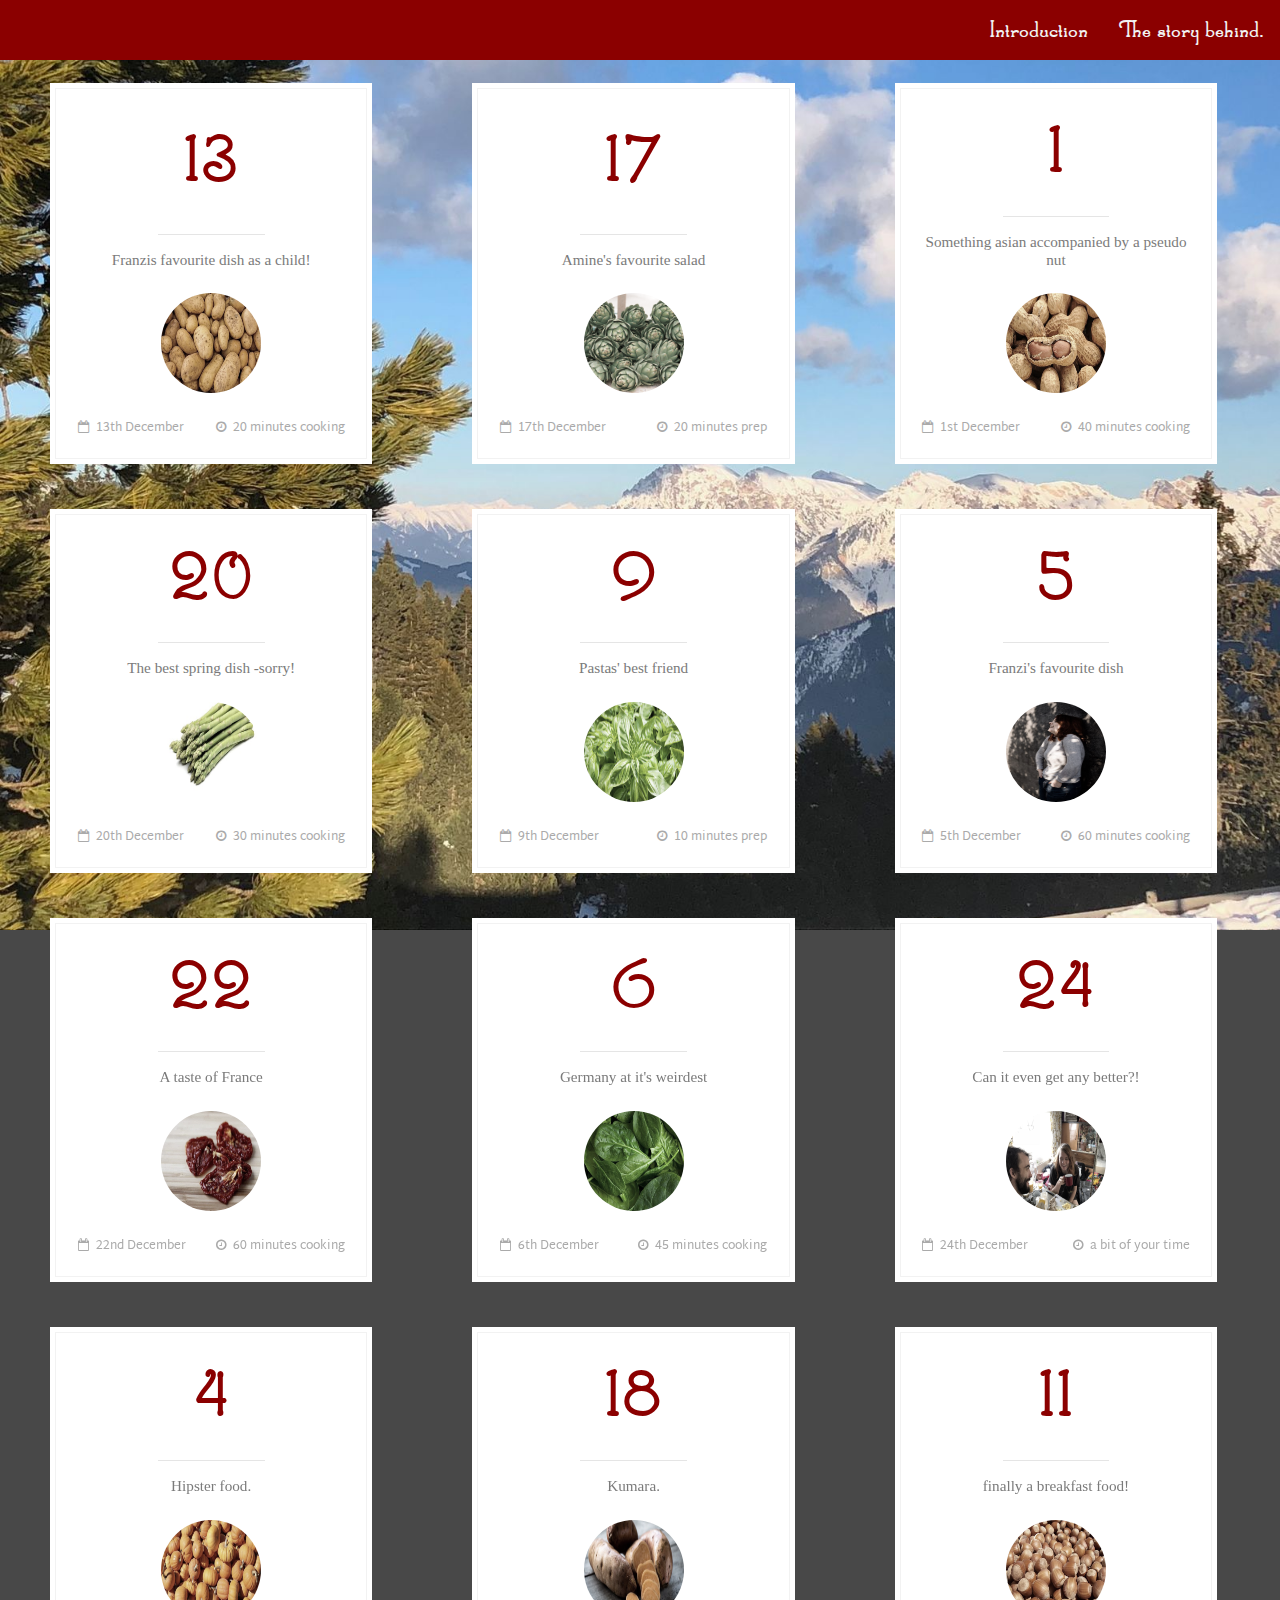
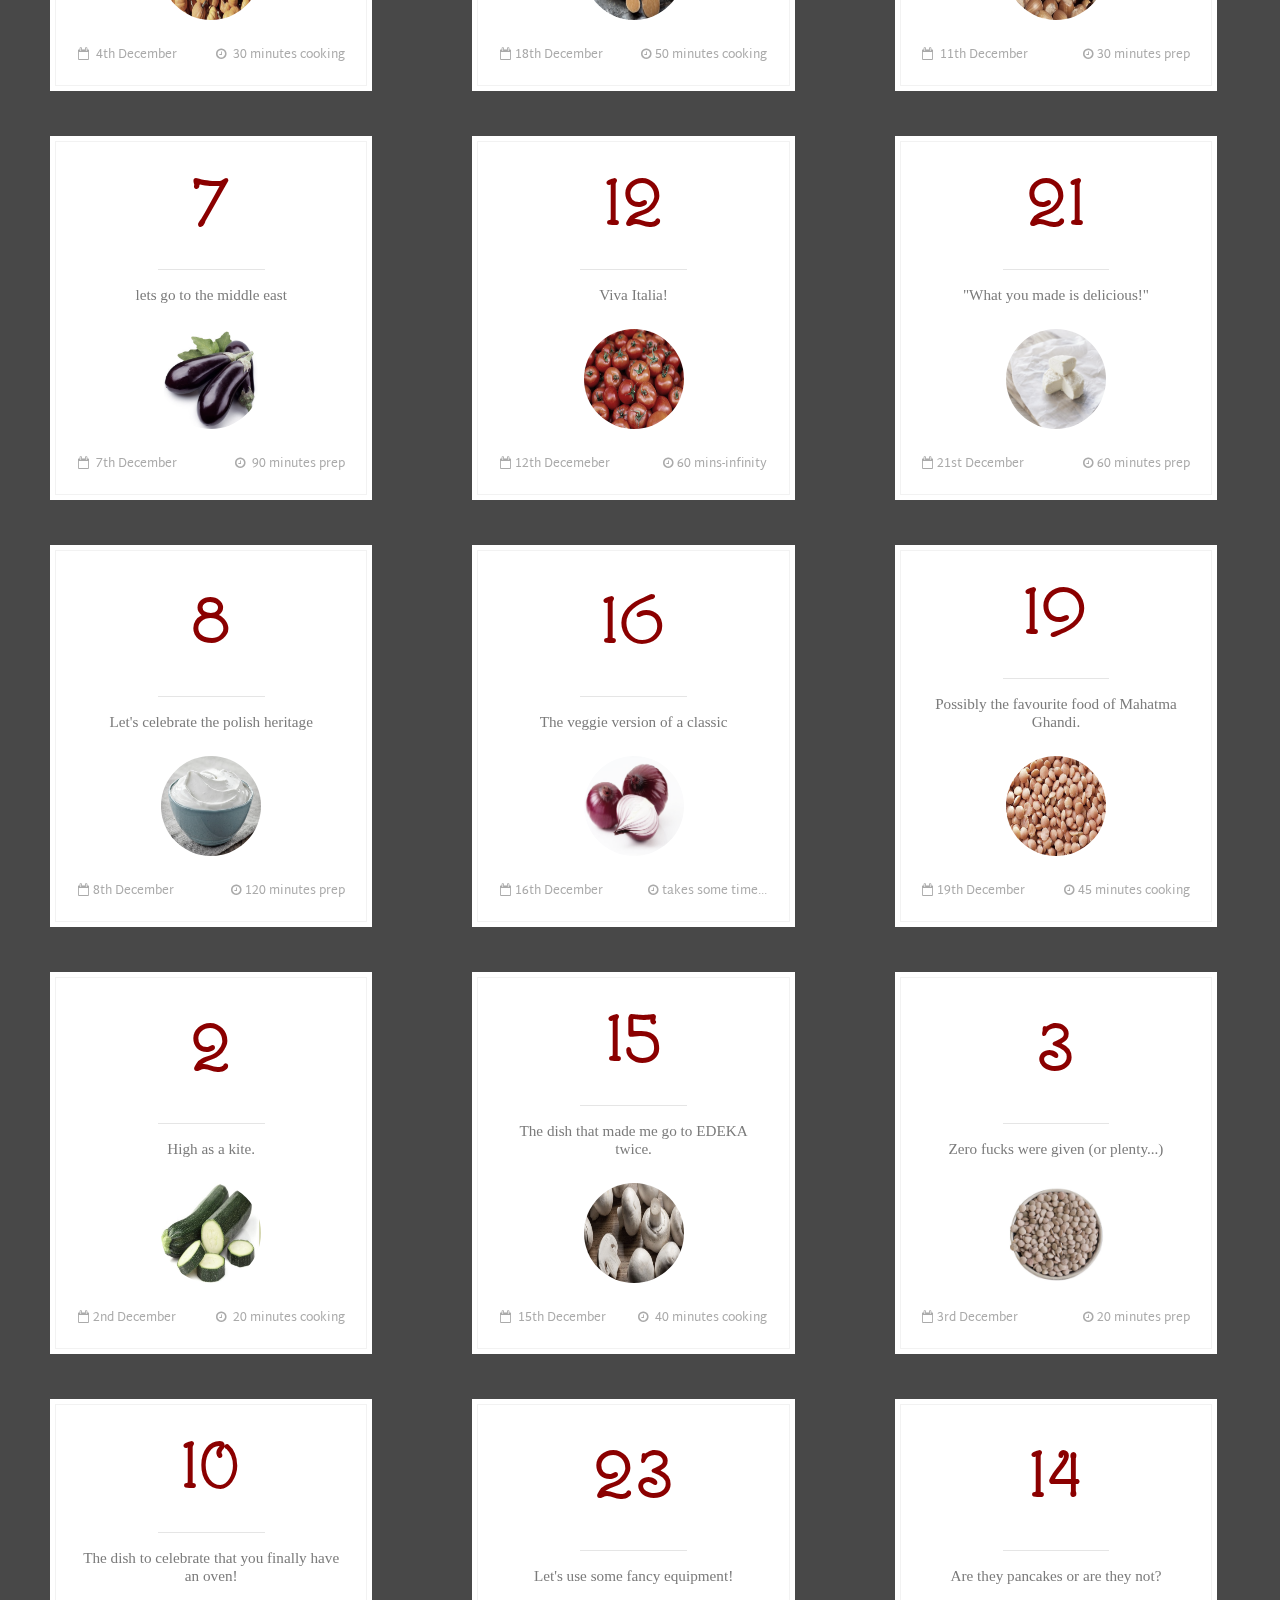
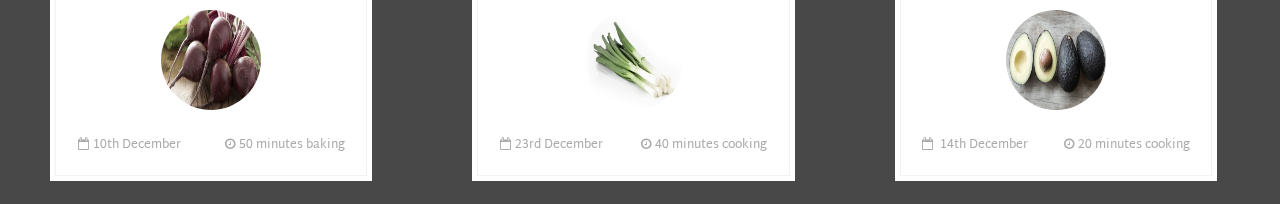
<file: index.html>
<!DOCTYPE html>
<html lang="en" class="no-js">

<head>
	<meta charset="UTF-8" />
	<meta http-equiv="X-UA-Compatible" content="IE=edge">
	<meta name="viewport" content="width=device-width, initial-scale=1">
	<title>The BEST Advent Calendar for Edouard, EVERMADE TOTALLY BY FRANZI</title>
	<meta name="description" content="An advent calendar which made me learn HTML, CSS and JavaScript. It is totally handmade, no code was stolen, and it is a miracle that it was successfully launched. F'n'J 1st December 2018 00:28." />
	<meta name="keywords" content="grid, layout, effect, animated, responsive, magazine, template, web design" />
	<meta name="author" content="Codrops" />
	<link rel="shortcut icon" href="../favicon.ico">
	<link rel="stylesheet" type="text/css" href="css/normalize.css" />
	<link rel="stylesheet" type="text/css" href="fonts/font-awesome-4.3.0/css/font-awesome.min.css" />
	<link rel="stylesheet" type="text/css" href="css/style.css" />
	<link rel="stylesheet" type="text/css" href="fonts/SantasSleigh/SantasSleigh.css" />
	<script src="js/modernizr.custom.js"></script>
	<script src="js/snowstorm.js"></script>
</head>

<body>
	<button id="menu-toggle" class="menu-toggle"><span>Menu</span></button>
	<div class="topnav">
		<nav>
			<a href="story.html">The story behind.</a>
			<a href="intro.html">Introduction</a>
		</nav>
	</div>
	<div id="theSidebar" class="sidebar">
		<button class="close-button fa fa-fw fa-close"></button>
	</div>
	<div id="theGrid" class="main">
		<section class="grid">
			<a class="grid__item" href="#">
				<h1 class="title title--preview">13</h1>
				<div class="loader"></div>
				<span class="category">Franzis favourite dish as a child!</span>
				<div class="meta meta--preview">
					<img class="meta__avatar" src="./img/pictures/potato_13.jpg" alt="potato" />
					<span class="meta__date"><i class="fa fa-calendar-o"></i> 13th December</span>
					<span class="meta__reading-time"><i class="fa fa-clock-o"></i> 20 minutes cooking </span>
				</div>
			</a>
			<a class="grid__item" href="#">
				<h2 class="title title--preview">17</h2>
				<div class="loader"></div>
				<span class="category">Amine's favourite salad</span>
				<div class="meta meta--preview">
					<img class="meta__avatar" src="./img/pictures/artichokes_17.jpg" width="50" height="50" alt="artichoke" />
					<span class="meta__date"><i class="fa fa-calendar-o"></i> 17th December</span>
					<span class="meta__reading-time"><i class="fa fa-clock-o"></i> 20 minutes prep</span>
				</div>
			</a>
			<a class="grid__item" href="#">
				<h2 class="title title--preview">1</h2>
				<div class="loader"></div>
				<span class="category">Something asian accompanied by a pseudo nut</span>
				<div class="meta meta--preview">
					<img class="meta__avatar" src="./img/pictures/peanut_1.jpg" Height="50" width="50" alt="peanut" />
					<span class="meta__date"><i class="fa fa-calendar-o"></i> 1st December</span>
					<span class="meta__reading-time"><i class="fa fa-clock-o"></i> 40 minutes cooking</span>
				</div>
			</a>
			<a class="grid__item" href="#">
				<h2 class="title title--preview">20</h2>
				<div class="loader"></div>
				<span class="category">The best spring dish -sorry!</span>
				<div class="meta meta--preview">
					<img class="meta__avatar" src="./img/pictures/asparagus_20.jpg" Height="50" width="50" alt="asparagus" />
					<span class="meta__date"><i class="fa fa-calendar-o"></i> 20th December</span>
					<span class="meta__reading-time"><i class="fa fa-clock-o"></i> 30 minutes cooking</span>
				</div>
			</a>
			<a class="grid__item" href="#">
				<h2 class="title title--preview">9</h2>
				<div class="loader"></div>
				<span class="category">Pastas' best friend</span>
				<div class="meta meta--preview">
					<img class="meta__avatar" src="./img/pictures/basil_9.jpg" Height="50" width="50" alt="basil" />
					<span class="meta__date"><i class="fa fa-calendar-o"></i> 9th December</span>
					<span class="meta__reading-time"><i class="fa fa-clock-o"></i> 10 minutes prep</span>
				</div>
			</a>
			<a class="grid__item" href="#">
				<h2 class="title title--preview">5</h2>
				<div class="loader"></div>
				<span class="category">Franzi's favourite dish</span>
				<div class="meta meta--preview">
					<img class="meta__avatar" src="./img/pictures/5.JPG" width="50" height="50" alt="Franzi" />
					<span class="meta__date"><i class="fa fa-calendar-o"></i> 5th December</span>
					<span class="meta__reading-time"><i class="fa fa-clock-o"></i> 60 minutes cooking</span>
				</div>
			</a>
			<a class="grid__item" href="#">
				<h2 class="title title--preview">22</h2>
				<div class="loader"></div>
				<span class="category">A taste of France</span>
				<div class="meta meta--preview">
					<img class="meta__avatar" src="./img/pictures/sun-dried-tomatoes_22.jpg" width="50" height="50" alt="sun dried tomatoes" />
					<span class="meta__date"><i class="fa fa-calendar-o"></i> 22nd December</span>
					<span class="meta__reading-time"><i class="fa fa-clock-o"></i> 60 minutes cooking</span>
				</div>
			</a>
			<a class="grid__item" href="#">
				<h2 class="title title--preview">6</h2>
				<div class="loader"></div>
				<span class="category">Germany at it's weirdest</span>
				<div class="meta meta--preview">
					<img class="meta__avatar" src="./img/pictures/spinach_6.jpg" width="50" height="50" alt="spinach" />
					<span class="meta__date"><i class="fa fa-calendar-o"></i> 6th December</span>
					<span class="meta__reading-time"><i class="fa fa-clock-o"></i> 45 minutes cooking</span>
				</div>
			</a>
			<a class="grid__item" href="#">
				<h2 class="title title--preview">24</h2>
				<div class="loader"></div>
				<span class="category">Can it even get any better?!</span>
				<div class="meta meta--preview">
					<img class="meta__avatar" src="./img/pictures/24.jpg" width="50" height="50" alt="author01" />
					<span class="meta__date"><i class="fa fa-calendar-o"></i> 24th December</span>
					<span class="meta__reading-time"><i class="fa fa-clock-o"></i> a bit of your time</span>
				</div>
			</a>
			<a class="grid__item" href="#">
				<h2 class="title title--preview">4</h2>
				<div class="loader"></div>
				<span class="category">Hipster food.</span>
				<div class="meta meta--preview">
					<img class="meta__avatar" src="./img/pictures/pumpkins_4.jpg" width="50" height="50" alt="pumpkin" />
					<span class="meta__date"><i class="fa fa-calendar-o"></i> 4th December</span>
					<span class="meta__reading-time"><i class="fa fa-clock-o"></i> 30 minutes cooking</span>
				</div>
			</a>
			<a class="grid__item" href="#">
				<h2 class="title title--preview">18</h2>
				<div class="loader"></div>
				<span class="category">Kumara.</span>
				<div class="meta meta--preview">
					<img class="meta__avatar" src="./img/pictures/sweet potato_18.jpg" width="50" height="50" alt="Sweet potato" />
					<span class="meta__date"><i class="fa fa-calendar-o"></i>18th December</span>
					<span class="meta__reading-time"><i class="fa fa-clock-o"></i>50 minutes cooking</span>
				</div>
			</a>
			<a class="grid__item" href="#">
				<h2 class="title title--preview">11</h2>
				<div class="loader"></div>
				<span class="category">finally a breakfast food!</span>
				<div class="meta meta--preview">
					<img class="meta__avatar" src="./img/pictures/Hazelnuts_11.jpg" width="50" height="50" alt="Hazelnuts" />
					<span class="meta__date"><i class="fa fa-calendar-o"></i> 11th December</span>
					<span class="meta__reading-time"><i class="fa fa-clock-o"></i>30 minutes prep</span>
				</div>
			</a>
			<a class="grid__item" href="#">
				<h2 class="title title--preview">7</h2>
				<div class="loader"></div>
				<span class="category">lets go to the middle east</span>
				<div class="meta meta--preview">
					<img class="meta__avatar" src="./img/pictures/eggplant_7.jpg" width="50" height="50" alt="eggplant" />
					<span class="meta__date"><i class="fa fa-calendar-o"></i> 7th December</span>
					<span class="meta__reading-time"><i class="fa fa-clock-o"></i> 90 minutes prep</span>
				</div>
			</a>
			<a class="grid__item" href="#">
				<h2 class="title title--preview">12</h2>
				<div class="loader"></div>
				<span class="category">Viva Italia!</span>
				<div class="meta meta--preview">
					<img class="meta__avatar" src="./img/pictures/Tomatoes_12.jpg" width="50" height="50" alt="tomato" />
					<span class="meta__date"><i class="fa fa-calendar-o"></i>12th Decemeber</span>
					<span class="meta__reading-time"><i class="fa fa-clock-o"></i>60 mins-infinity</span>
				</div>
			</a>
			<a class="grid__item" href="#">
				<h2 class="title title--preview">21</h2>
				<div class="loader"></div>
				<span class="category">"What you made is delicious!"</span>
				<div class="meta meta--preview">
					<img class="meta__avatar" src="./img/pictures/goat_cheese_21.jpg" width="50" height="50" alt="goat cheese" />
					<span class="meta__date"><i class="fa fa-calendar-o"></i>21st December</span>
					<span class="meta__reading-time"><i class="fa fa-clock-o"></i>60 minutes prep</span>
				</div>
			</a>
			<a class="grid__item" href="#">
				<h2 class="title title--preview">8</h2>
				<div class="loader"></div>
				<span class="category">Let's celebrate the polish heritage</span>
				<div class="meta meta--preview">
					<img class="meta__avatar" src="./img/pictures/sour_cream_8.jpg" width="50" height="50" alt="sour cream" />
					<span class="meta__date"><i class="fa fa-calendar-o"></i>8th December</span>
					<span class="meta__reading-time"><i class="fa fa-clock-o"></i>120 minutes prep</span>
				</div>
			</a>
			<a class="grid__item" href="#">
				<h2 class="title title--preview">16</h2>
				<div class="loader"></div>
				<span class="category">The veggie version of a classic</span>
				<div class="meta meta--preview">
					<img class="meta__avatar" src="./img/pictures/onions_16.jpg" width="50" height="50" alt="oninons" />
					<span class="meta__date"><i class="fa fa-calendar-o"></i>16th December</span>
					<span class="meta__reading-time"><i class="fa fa-clock-o"></i>takes some time...</span>
				</div>
			</a>
			<a class="grid__item" href="#">
				<h2 class="title title--preview">19</h2>
				<div class="loader"></div>
				<span class="category">Possibly the favourite food of Mahatma Ghandi.</span>
				<div class="meta meta--preview">
					<img class="meta__avatar" src="./img/pictures/red_lentils_19.jpg" width="50" height="50" alt="red lentils" />
					<span class="meta__date"><i class="fa fa-calendar-o"></i>19th December</span>
					<span class="meta__reading-time"><i class="fa fa-clock-o"></i>45 minutes cooking</span>
				</div>
			</a>
			<a class="grid__item" href="#">
				<h2 class="title title--preview">2</h2>
				<div class="loader"></div>
				<span class="category">High as a kite.</span>
				<div class="meta meta--preview">
					<img class="meta__avatar" src="./img/pictures/courgette_2.jpeg" width="50" height="50" alt="courgette" />
					<span class="meta__date"><i class="fa fa-calendar-o"></i>2nd December</span>
					<span class="meta__reading-time"><i class="fa fa-clock-o"></i> 20 minutes cooking</span>
				</div>
			</a>
			<a class="grid__item" href="#">
				<h2 class="title title--preview">15</h2>
				<div class="loader"></div>
				<span class="category">The dish that made me go to EDEKA twice.</span>
				<div class="meta meta--preview">
					<img class="meta__avatar" src="./img/pictures/mushrooms_15.jpg" width="50" height="50" alt="mushrooms" />
					<span class="meta__date"><i class="fa fa-calendar-o"></i> 15th December</span>
					<span class="meta__reading-time"><i class="fa fa-clock-o"></i> 40 minutes cooking</span>
				</div>
			</a>
			<a class="grid__item" href="#">
				<h2 class="title title--preview">3</h2>
				<div class="loader"></div>
				<span class="category">Zero fucks were given (or plenty...)</span>
				<div class="meta meta--preview">
					<img class="meta__avatar" src="./img/pictures/brown_lentils_3.jpg" width="50" height="50" alt="brown lentil" />
					<span class="meta__date"><i class="fa fa-calendar-o"></i>3rd December</span>
					<span class="meta__reading-time"><i class="fa fa-clock-o"></i>20 minutes prep</span>
				</div>
			</a>
			<a class="grid__item" href="#">
				<h2 class="title title--preview">10</h2>
				<div class="loader"></div>
				<span class="category">The dish to celebrate that you finally have an oven!</span>
				<div class="meta meta--preview">
					<img class="meta__avatar" src="./img/pictures/beetroot_10.jpg" width="50" height="50" alt="beetroot" />
					<span class="meta__date"><i class="fa fa-calendar-o"></i>10th December</span>
					<span class="meta__reading-time"><i class="fa fa-clock-o"></i>50 minutes baking</span>
				</div>
			</a>
			<a class="grid__item" href="#">
				<h2 class="title title--preview">23</h2>
				<div class="loader"></div>
				<span class="category">Let's use some fancy equipment!</span>
				<div class="meta meta--preview">
					<img class="meta__avatar" src="./img/pictures/spring_onion_23.jpg" width="50" height="50" alt="spring onions" />
					<span class="meta__date"><i class="fa fa-calendar-o"></i>23rd December</span>
					<span class="meta__reading-time"><i class="fa fa-clock-o"></i>40 minutes cooking</span>
				</div>
			</a>
			<a class="grid__item" href="#">
				<h2 class="title title--preview">14</h2>
				<div class="loader"></div>
				<span class="category">Are they pancakes or are they not?</span>
				<div class="meta meta--preview">
					<img class="meta__avatar" src="./img/pictures/avocado_14.jpg" width="50" height="50" alt="avocado" />
					<span class="meta__date"><i class="fa fa-calendar-o"></i> 14th December</span>
					<span class="meta__reading-time"><i class="fa fa-clock-o"></i>20 minutes cooking</span>
				</div>
			</a>
		</section>
		<section class="content">
			<div class="scroll-wrap">
				<article class="content__item">
					<h2><span class="category category--full">Franzis favourite dish as a child</span></h2>
					<h3 class="title title--full">13</h3>
					<div class="meta meta--full">
						<div class="meta--wrapper">
							<img class="meta__avatar" src="./img/pictures/potato_13.jpg">
							<span class="meta__date"><i class="fa fa-calendar-o"></i> 13th December</span><br>
							<span class="meta__reading-time"><i class="fa fa-clock-o"></i> 20 minutes cooking</span>
						</div>
					</div>
					<p>I admit this is very, very weird, almost ludicrous.</p><br>
					<p> I always wished to get this dish. All the fucking time! Still, it’s one of my go to dishes if I don’t know
						what to eat and I made it for Amine once and he didn’t hate it. Which at the end let me to include it into this
						list of mostly a bit more exiting and interesting recipes.</p><br>
					<p><strong>You need:</strong></p>
					<ul>
						<li>potatoes</li>
						<li>quark (I am not sure, whether you can get this particular product in the Netherlands, I found it in the UK
							once, so there is a slight chance)</li>
						<li>milk</li>
						<li>butter</li>
						<li>fresh herbs (parsley, chives, dill, sorrel, cress,…) </li>
						<li>salt, pepper, caraway, paprika</li>
					</ul>
					<p><strong>To do:</strong></p>
					<ol>
						<li>Boil the potatoes (after peeling them or boil them with the peel and peel them afterwards)</li>
						<li>Mix everything else together (except for the butter) until it tastes nice and has a thick but not too thick
							consistency </li>
						<li>Serve... </li>
						<li>….put loads of butter on top of the steaming potatoes!</li>
					</ol>
					<p>I’m a bit embarrassed this is actually considered a dish….</p>
					<p>Song to listen to: Juli – Die perfekte Welle</p>
					<p>Drink: hot chocolate</p>

				</article>
				<article class="content__item">
					<h2><span class="category category--full">Amine's favourite salad</span></h2>
					<h3 class="title title--full">17</h3>
					<div class="meta meta--full">
						<div class="meta--wrapper">
							<img class="meta__avatar" src="./img/pictures/artichokes_17.jpg" alt="artichokes" />
							<span class="meta__date"><i class="fa fa-calendar-o"></i>17th December</span><br>
							<span class="meta__reading-time"><i class="fa fa-clock-o">20 minutes prep</i></span>
						</div>
					</div>
					<p>I don’t know whether this should actually qualify as a recipe, considering that it just contains everything I
						was able to find in the fridges of LuWu</p><br>
					<p>Perhaps it doesn’t even taste that nice if half the ingredients are not already above the date they should be
						eaten by. Anyhow, I’ll type it down for you, to make you decide yourself. It’s definitely nice to take it to
						work. </p><br>
					<p>(And yes, I am fucking aware by now that COUSCOUS is actually the dish and that Germans are retarded, but that
						won’t change me using the “wrong” word.)</p><br>
					<p><strong>You need:</strong></p>
					<ul>
						<li>Couscous</li>
						<li>every leftover from the fridge you can find, this includes:</li>
						<ul>
							<li>tomatoes</li>
							<li>cucumber</li>
							<li>sun dried tomatoes</li>
							<li>artichokes</li>
							<li>bell peppers</li>
							<li>chick peas</li>
							<li>spring onions</li>
							<li>feta cheese</li>
							<li>mushrooms</li>
							<li>yoghurt</li>
							<li>mint</li>
							<li>lemon juice</li>
						</ul>
					</ul>
					</ul>
					<p><strong>To do:</strong></p>
					<ol>
						<li>Surprise! Boil the couscous</li>
						<li>Cut everything else in cubes</li>
						<li>If I use mushrooms I usually fry them first</li>
						<li>Mix!</li>
						<li>Add some olive oil or the oil the tomatoes were in</li>
						<li>If you have, add the juice of half a lemon and a bit of honey</li>
						<li>Add spices: cumin, pepper. Salt, paprika, cardamom, cilantro,…</li>
						<li>Serve (if you found it in your fridge) with yoghurt and mint</li>
					</ol>
					<p>Song to listen to: David Bowie – Heroes (the song of LuWu 30)</p>
					<p>Drink: Sterni (again?!..., it’s difficult to find 24 drinks, though), so maybe better choose a healthy smoothie</p>

				</article>
				<article class="content__item">
					<span class="category category--full">Something asian, accompanied by a pseudo nut.</span>
					<h2 class="title title--full">1</h2>
					<div class="meta meta--full">
						<div class="meta--wrapper">
							<img class="meta__avatar" src="./img/pictures/peanut_1.jpg" alt="peanut">
							<span class="meta__date"><i class="fa fa-calendar-o"></i> 1st December</span>
							<span class="meta__reading-time"><i class="fa fa-clock-o"></i>40 minutes cooking</span>
						</div>

					</div>
					<p>Whoa, first day and instantly one of my favourites, you can be insanely happy I share with you, darling!</p><br>
					<p><strong>You need:</strong></p>
					<ul>
						<li>200g Rice Noodles (thick ones)</li>
						<li>Vegetables: (Carrots (2-3), spring onions, broccoli (I usually use ½), courgette, green beans (~a handful),
							sprouts) &amp; a cucumber</li>
						<li>Flavours,spices and oils: Ginger, garlic, chilli Salt+Pepper, Sauces (Soy sauce, Sriracha, Peanut butter
							(100% peanuts, not the American crap!), Sesame oil, vegetable oil</li>
					</ul>

					<p><strong>To do:</strong></p>
					<ol>
						<li>Cut Carrot and courgette in julienne, boil broccoli for ~5 min (after breaking it into smaller pieces)</li>
						<li>Cut garlic (2-3 cloves) in pieces, grate ginger (~2 thumbnails), cut chili in rings (if you want)</li>
						<li>Heat 1 tablespoon sesame oil + 2 tablespoons of vegetable oil in a BIG pan</li>
						<li>Fry ginger, chili and garlic, add 2/3 of carrots, broccoli and courgette and fry for roughly 5 min</li>
						<li>Cut Spring onions in rings and add them</li>
						<li>Boil noodles for 5 mins and set them aside</li>
						<li>Mix: 3 tablespoons peanut butter, 3 tablespoons soy sauce, 1 teaspoon sesame oil, 1 teaspoon sriracha</li>
						<li>Add mixture and ~50-75 mL of water (depending on how liquid you like it) to vegetables, let boil, add sprouts</li>
						<li>Cut ½ cucumber in pieces (if you want to, take seeds out)</li>
						<li>Take a bowl arrange: rice noodles, boiled veggis, cucumber and uncooked carrot (for crunchiness) </li>
						<li>ENJOY!</li>
					</ol>
					<p>Song to listen to: I recommend traditional Vietnamese music on Youtube!</p>
					<p>Drink: Vietnamese coffee! Or Singha beer (I know it’s Thai but it’s the only southeast Asian brand I’ve ever
						seen in stores in Europe)</p>
				</article>

				<article class="content__item">
					<span class="category category--full">The best spring dish- sorry!</span>
					<h2 class="title title--full">20</h2>
					<div class="meta meta--full">
						<div class="meta--wrapper">
							<img class="meta__avatar" src="./img/pictures/asparagus_20.jpg" alt="asparagus" />
							<span class="meta__date"><i class="fa fa-calendar-o"></i> 20th December</span>
							<span class="meta__reading-time"><i class="fa fa-clock-o"></i>30 minutes cooking</span>
						</div>
					</div>
					<p>Joris read this title and asked me what its supposed to mean. So apparently I am the only one realising that
						it is not spring right now… Anyhow, this dish contains asparagus and I’m a big supporter of SPARGELZEIT. I know
						that nowadays asparagus is available the whole year round but I’m fine with only being able to buy it one month
						per year. During this time, I’d probably make this dish 10 times. It’s easy, quickly prepared and can be eaten
						warm and cold which makes it perfect for work!</p>
					<p>Enough said, here it comes:</p>
					<p>(Funny enough, this should’ve been the end of the story, but the following happened while I was writing the
						recipe: I am sitting at the airport in Birmingham right now and sent you a picture of my Espresso Martini with my
						(what I thought) fully censored screen. Andddd…. I screwed up. I am the worst in keeping secrets, and I am very
						sorry I said “Fuck you for spying”, I just got frightened I destroyed the surprise.)</p>
					<p>So, finally, here is the recipe:</p>
					<p><strong>You need:</strong></p>
					<ul>
						<li>Green asparagus</li>
						<li>pasta (this time short pasta, even though I hate it)</li>
						<li>lemon</li>
						<li>A nice bunch of arugula</li>
						<li>cheese</li>
						<li>onions</li>
						<li>S+p</li>
						<li>Balsamic vinegar, olive oil</li>
						<li>parsley</li>
					</ul>
					<p><strong>To do:</strong></p>
					<ol>
						<li>Cut the woody ends of the asparagus and cut the rest into 2-3 cm long pieces</li>
						<li>Heat a pan with olive oil and fry the asparagus for somewhat 5-10 minutes (it mostly depends on how you like
							it, I prefer the asparagus to still be crunchy)</li>
						<li>boil the pasta al dente</li>
						<li>Cut feta cheese in cubes, do the same with spring onions and parsley</li>
						<li>When the asparagus is done, deglaze it with a few tablespoons of balsamic vinegar, add as much honey as you
							want, depending on how much vinegar you added, it should be a balanced taste of sweet and sour</li>
						<li>Wash the arugula and tear it into halves</li>
						<li>Mix everything together in a bowl and season with lemon juice, salt and pepper (add some extra olive oil when
							to dry, additionally you can also add the lemon zest</li>
						<li>ENJOY</li>
					</ol>
					<p>Song to listen to: The kinks- I’m not like everybody else (Sorry again, that having me as a girlfriend is such
						a hassle sometimes!)</p>
					<p>To drink: Espresso Martini maybe? (I love you!) (You, not the drink!!!!)</p>
				</article>

				<article class="content__item">
					<span class="category category--full">Pastas best friend.</span>
					<h2 class="title title--full">9</h2>
					<div class="meta meta--full">
						<div class="meta--wrapper">
							<img class="meta__avatar" src="./img/pictures/basil_9.jpg" alt="basil" />
							<span class="meta__date"><i class="fa fa-calendar-o"></i>9th December</span>
							<span class="meta__reading-time"><i class="fa fa-clock-o"></i>10 minutes prep</span>
						</div>
					</div>
					<p>Funny enough, today is the 7th of Decemeber and right now I am panicking. You are already in the plane on your way to England and I totally forgot about this day. What's even more embarrassing, you will read this while being here, please don't laugh at me for always finishing everything last second. I feel like this won't be a day of big words, I mean after all you're here, possibly laying next to me right now. Could you turn around and kiss me please? Could you please wake me up with a million kisses and  smile on your face? That would be amazing! Or maybe just pretend to be asleep again, I might slip underneath the blanket and start kissing you....
						</p>
					<p><strong>You need:</strong></p>

					<ul>
						<li>basil</li>
						<li>parsley</li>
						<li>juice of 1/2 a lemon</li>
						<li>parmesan (roughly 30g) but I usually just take as much as what looks decent to me.</li>
						<li>a good handful of pistachios</li>
						<li>one or two cloves of garlic, according to your taste</li>
						<li>1 tablespoons olive oil</li>
						<li>s+p</li>
					</ul>

					<p><strong>To do:</strong></p>

					<p>ahhmmmmmmm..... blend everything together, eventually. It might add up to a nice pesto.</p><br>
					<p>Does it qualify as a recipe? I don't know but it's hard to keep up a certain level throughout 24 days. I am sorry. Just keep on kissing me. Tomorrow will be better again, promise!</p>
					<p>Oh, and I totally forgot. You might have to boil some pasta yourself, are you able to?</p>
					<p>To drink:I was about to make a terrible joke here, but let's just rather say: Italian red wine (Do I violate italians with my terrible pesto recipe? If you think so, buy german red wine </p>
					<p>Song to listen to: La cosa mas bella - Eros Ramazzotti</p>

				</article>

				<article class="content__item">
					<span class="category category--full">Franzi's favourite dish.</span>
					<h2 class="title title--full">5</h2>
					<div class="meta meta--full">
						<div class="meta--wrapper">
							<img class="meta__avatar" src="./img/pictures/5.JPG" alt="Franzi" />
							<span class="meta__date"><i class="fa fa-calendar-o"></i>5th December</span>
							<span class="meta__reading-time"><i class="fa fa-clock-o"></i>60 minutes cooking</span>
						</div>
					</div>

					<p><strong>THIS IS MY BIRTHDAY!!!!!!!!!!!!!!!!</strong></p>
					<p>That much I know, now I wonder what to write down. Maybe that I wish I’d have a birthday party like yours in
						summer? It’s a bit embarrassing but it was always my dream to have my birthday in summer. Since I can remember I
						just wanted to celebrate my birthday with a BBQ being surrounded by friends. However, last year I finally
						celebrated my birthday in summer but without anyone around me who’s important to me. Don’t get me wrong, I did
						have an amazing time but something was missing. Maybe, I should make it my personal goal to be rich enough at the
						age of thirty to celebrate in a country having summer in December and to be able to buy a flight for all of my
						friends. (Life goal from now on!)</p><br>
					<p>Nevertheless, I still don’t know which recipe to write down. Today is the 20th October 2018, you booked your
						flight for Nottingham yesterday while being in New Caledonia and I am sitting here on a Saturday evening typing.
						Every day was easy to write so far but I feel like this one has to be special. (“under pressure ” is being sung
						in my head right now) There have been a couple of birthdays in my life which I strongly remember. My 17th
						birthday, which I celebrated with a friend and it totally escalated. Police had to come, people were injured and
						the whole venue massively destroyed. After that I didn’t celebrate any until I turned 21. </p><br>
					<p>And this year? I am tuning 26 in 1 ½ months. 4 years away from being 30. How is being 30? Do things change? Are
						there goals I want to reach until I am 30? Is there something I always wanted to have done by the age of 26?
						There are a few things I am certain about right now. You are the person I want to grow old with. I can’t wait to
						move into a flat together with you, come home after a day of work and just chat with you, have dinner together
						and do whatever we want to do. Until now, I was never able to imagine that one day I would feel comfortable with
						the idea of settling with someone. I thought, that nothing ever will be as important to me as keeping the freedom
						I have, but you’ve changed my perception. Growing old always frightened me somehow, and it definitely still does,
						but the idea of aging together with you sounds not even that bad. To conclude this whole, trivial monologue: I
						hope we are going to celebrate loads of birthdays together. </p><br>
					<p>And finally, you’re going to get a recipe. This is a particular weird one, because it contains meat. BUT it is
						chicken and the stupid me hopes that one day we are going to have 5 hens together. </p><br>
					<p><strong>You need:</strong></p>
					<ul>
						<li>one whole chicken</li>
						<li>soup vegetables – carrots, celery, leek, onion </li>
						<li>flour</li>
						<li>peas</li>
						<li>asparagus (if it’s the season)</li>
						<li>juice of a lemon</li>
						<li>parsley</li>
						<li>s+p</li>
					</ul>

					<p><strong>To do:</strong></p>
					<ol>
						<li>Fry an onion in a bit of oil, add carrot, leek and celery</li>
						<li>Put chicken into the pot and cover with water</li>
						<li>Boil the chicken until tender (the whole thing!), takes at least 60 minutes</li>
						<li>Take chicken out and let cool for a bit, safe the broth!</li>
						<li>Cut chicken in tiny pieces (it should be so tender it almost falls apart)</li>
						<li>Heat butter in a huge pot, add some flour and stir, let thicken</li>
						<li>Add broth until you got an soup-like consistency</li>
						<li>Add another 2-3 carrots, peas and asparagus</li>
						<li>Boil rice in separate pot</li>
						<li>Boil vegetables until almost done</li>
						<li>Add chicken, add lemon juice, season with salt and pepper</li>
						<li>Serve with rice in a deep plate and sprinkle some parsley on top</li>

					</ol>
					<p>Song to listen to: Hier kommt Alex – Die Toten Hosen (if you ask I am going to explain why)</p>
					<p>Drink: Ur-Krostitzer or Apfelschorle</p>
					<p><em>Special advice: Leftovers are amazing the next day if you put them in a tiny bowl, put cheese on top and
							bake them in the oven </em></p>


				</article>
				<article class="content__item">
					<span class="category category--full">A taste of France</span>
					<h2 class="title title--full">22</h2>
					<div class="meta meta--full">
						<div class="meta--wrapper">
							<img class="meta__avatar" src="./img/pictures/sun-dried-tomatoes_22.jpg" alt="sund dried tomatoes" />
							<span class="meta__date"><i class="fa fa-calendar-o"></i>22nd December</span>
							<span class="meta__reading-time"><i class="fa fa-clock-o"></i>60 minutes cooking</span>
						</div>
					</div>
				<p>You might wonder what a taste of French is supposed to be? Do I mean you? You do taste nice after all… Is the recipe just to drink a bottle of wine? It could be? Peut-être un tarte au pommes? Je ne sais pas…
					Actually, maybe it was not the smartest idea to add an originally French recipe, since you’ve probably eaten this a million times better already in your life. Anyhow, it’s too late to change my mind, I will have to stick to it (interesting, useless fact, there’s a cool german saying: “Wohl oder uebel”, which basically means, sometimes you have to do things even though you don’t want to). What else can be said? I wrote so much, these last days I’m genuinely running out of words and am happy I wrote the 24th weeks ago. Shall we have breakfast? Or shall we stay in bed? It’s so much cosier once you’re here. 
					I’m losing track! A recipe is what you desire! (Is it though?). Enough said, here’s the recipe!
			</p>
			<p><strong>You need:</strong></p>
			<ul>
				<li>400g flour</li>
				<li>200g butter (cold)</li>
				<li>150 mL water (cold)</li>
				<li>2 pinches of salt</li>
				<br>
				<br>
				<li>4 eggs</li>
				<li>250mL milk</li>
				<li>100g cheese! (Fuck, I love cheese!!!!)</li>
				<li>1 onion</li>
				<li>Sun-dried tomatoes</li>
				<li>Garlic</li>
				<li>Feta cheese (cheese again, this is heaven!!!!!)</li>
				<li>Pine nuts (as much as you can afford)</li>
				<li>S+p, nutmeg, olive oil</li>
			</ul>

			<p><strong>To do:</strong></p>

				<ol>

					<li>Knead the 4 first ingredients QUICKLY together and put them in the fridge (1 hour would be amazing)</li>
					<li>HAHAHAHAHAHAHAHAHAHAHAHAHAH SHITTTTTTTTTTTTTTTTTTTTTTTTTTTTTTTTT</li>
					<li>Next step: PREHEAT THE OVEN!!!!!</li>
				</ol>


<p>And I just realised, I am a moron.</p>
<p>Fuck me!</p>
<p>What to do now??</p>
<p>I don’t have a backup recipe and no time. I am tempted to just stop here………...</p>
<p>I’m a one trick pony specialised on ovens.</p>
<p>OK, I’m not convinced, but I have one more recipe to share. It’s not my best, but I’m desperate. </p>

<p><strong>You need:</strong></p>


				<ul>
					<li>3 courgettes</li>
					<li>Spring onions</li>
					<li>Mint (fresh)</li>
					<li>Juice of ½ a lemon</li>
					<li>1 egg</li>
					<li>Greek yoghurt</li>
					<li>Feta cheese (at least something)</li>
					<li>Flour (2 table spoons, maybe)</li>
					<li>Vegetable oil</li>
					<li>S+p, nutmeg</li>
					
				</ul>
				<p><strong>To do:</strong></p>

				<ol>
					<li>Use my fancy grater and grate the courgettes</li>
					<li>Put them in a bowl and add at least a tea spoon salt</li>
					<li>Stir and let sit for 30 minutes</li>
					<li>Press through a kitchen towel to get rid of the extra water</li>
					<li>Mix dried out courgette, cut spring onion, egg, s+p, nutmeg and flour </li>
					<li>Check out the consistency, if needed sacrifice the first one and add more flour (it genuinely depends on how watery your courgettes are)</li>
					<li>Heat pan with vegetable oil and fry as many courgette pancakes as you get</li>
					<li>While doing so mix the Greek yoghurt, lemon juice, feta cheese and mint, spice up with s+p</li>
					<li>Serve the uninspired recipe with the dip. </li>
					<li>(maybe) ENJOY!</li>

			</ol>
		<p>To drink: It was supposed to be French wine…</p>
		<p>Listen to: American idiot- Green day (unfortunately there is no song called “german idiot” on Spotify)</p>


				</article>
				<article class="content__item">
					<span class="category category--full">Germany at it's weirdest.</span>
					<h2 class="title title--full">6</h2>
					<div class="meta meta--full">
						<div class="meta--wrapper">
							<img class="meta__avatar" src="./img/pictures/spinach_6.jpg" alt="spinach" />
							<span class="meta__date"><i class="fa fa-calendar-o"></i> 6th Decemeber</span>
							<span class="meta__reading-time"><i class="fa fa-clock-o"></i>45 minutes cooking</span>
						</div>
					</div>

					<p>Definitely one of my favourite dishes! Traditionally eaten in south Germany and Austria or while skiing. I took the challenge and made them myself and it turned out great. So here’s the recipe. </p>
					<p><strong>You need:</strong></p>
					<ul>
					<li>300g spinach</li>
								<li>2 eggs</li>
								<li>200g old bread (preferably old Brötchen or toast</li>
								<li>120ml milk</li>
								<li>1 onion</li>
								<li>1 clove of garlic</li>
								<li>butter</li>
								<li>flour</li>
								<li>s+p</li>
								<li>nutmeg</li>
								<li>any cheese you like (some gratable, strong cheese works best. Pecorino for example.)</li>
							</ul>
							<p><strong>To do:</strong></p>
							<ol>
								<li>Either defrost spinach in pan or blanche fresh spinach for a few minutes</li>
								<li>Cut in really, really tiny pieces (a blender works really well, a knife does the job as well)</li>
								<li>Mix with the eggs</li>
								<li>Cut bread in roughly 1 centimetre pieces, cut onion and garlic in cubes</li>
								<li>Fry garlic and onion in butter</li>
								<li>Mix spinach, bread, garlic, onion, spices and milk</li>
								<li>Let sit for 30 mins</li>
								<li>Boil water in BIG pot</li>
								<li>Form dumplings out of dough (please check consistency, if you feel like it’s still too soft, add as much flour as needed)</li>
								<li>Boil in water until the dumplings flood</li>
								<li>Pour some melted butter above and add some grated cheese</li>
								</ol>
								<p>Song to listen to: Wanda-Columbo</p>
							<p>Drink: Bombardino, the traditional after skiing drink (please only if you don’t need to work or drive anymore, because this is warm eggnog + rum + whipped cream…)</p>

				</article>

				<article class="content__item">
					<span class="category category--full">Can it get even better?!</span>
					<h2 class="title title--full">24</h2>
					<div class="meta meta--full">
						<div class="meta--wrapper">
							<img class="meta__avatar" src="./img/pictures/24.jpg" alt="me cooking" />
							<span class="meta__date"><i class="fa fa-calendar-o"></i> 24th December</span>
							<span class="meta__reading-time"><i class="fa fa-clock-o"></i>a few hours of your time</span>
						</div>
					</div>
					<p>Unfortunately this is the last day of your very personal advent calendar, I hope you enjoyed the past 24 days!</p><br>
					<p>Obviously the last day somehow has to be special. To me there is only one last possibility left to top
						everything else I wrote before.</p>
					<p>Possibly, you are opening this advent calendar door right now, while lying next to me in my bed in Nottingham.
						In a few hours we will have to board a plane to celebrate Christmas together in Germany. If there is something I
						am very certain about than that this Christmas will be one of the most special one’s ever. I’m glad that we’ll
						be
						able to spend time together and also its exciting that we’ll see three countries together within just a few
						days.
						I genuinely like the way our life’s going right now. This story is being written while sitting in a plane, on
						the
						way from Amsterdam back to Birmingham. I forgot my keys at yours. I assume that’s what’s going to happen quite
						often within the next few years. I’ll forget stuff, I’ll miss trains, busses and (hopefully not) planes. I’ll
						spend senseless amounts of money and time, I’ll have to learn how to study in public transport and I should
						download more music on Spotify. This weekend was the first real trial (at least to me) how having a long
						distance
						relationship will be.</p>
					<p>You can believe me, that I was genuinely concerned on my way here (I believe that’s even noticeable in the
						calendar entry of the 20th December). Will all this hassle be worth it? Will the feeling be the same? Has
						something changed? </p> <br>
					<p>After spending the last weekend together with you I can confidently say that it definitely is. I enjoyed every
						second and moment, and I won’t doubt a single second to do it again and again and again. (Except for forgetting
						my keys possibly…)</p><br>
					<p>It is a bit sad that this is the last calendar entry ever, I liked writing down my thoughts and connecting
						them
						with some recipes. I hope you had as much fun reading as I had writing, and maybe I’ll find another medium to
						express myself in the future. We’ll see. Nevertheless, I still owe you a recipe, right? Or maybe I don’t. I can
						imagine that you already have an idea of what’s coming, since I asked you for a few hours of your time. This
						time
						it won’t be you having to cook, this time you are officially invited to a three course menu made by me. The
						decision about when this will happen is entirely on you, just give me a few days’ notice please!</p><br>
					<p><strong>ENJOY &amp; MERRY CHRISTMAS!</strong></p>



				</article>
				<article class="content__item">
					<span class="category category--full">Hipster food.</span>
					<h2 class="title title--full">4</h2>
					<div class="meta meta--full">
						<div class="meta--wrapper">
							<img class="meta__avatar" src="./img/pictures/pumpkins_4.jpg" alt="pumpkin" />
							<span class="meta__date"><i class="fa fa-calendar-o"></i>4th December</span>
							<span class="meta__reading-time"><i class="fa fa-clock-o"></i>30 minutes cooking</span>
						</div>
					</div>

					<p>Another dish we ate together (even though I think I made this particular one without coconut milk) on one of
						the many amazing evenings we spent at your place. The next day I took the leftovers to work, driving bra-less on
						my bike balancing the leaking soup in one hand and trying to control my bike with the other one. Shit, I deeply
						miss driving this road with my bicycle and I almost miss the occasional walk of shame (or pride) from yours to
						mine.</p><br>
					<p><Strong>You need:</Strong></p>
					<ul>
						<li>a pumpkin (buy Hokkaido, you can use these one without the need to peal it)</li>
						<li>1 can of coconut milk</li>
						<li>broth</li>
						<li>1 onion</li>
						<li>2 cloves of garlic</li>
						<li>a couple of carrots</li>
						<li>1 lemon</li>
						<li>1-2 slices of real bread</li>
						<li>butter</li>
						<li>Spices: s+p, paprika, cumin, ginger, nutmeg, chili, 1 pinch of cinnamon, thyme (fresh or dried)</li>
					</ul>
					<p><strong>To do:</strong></p>
					<ol>
						<li>Cut Hokkaido, carrots, onion and garlic, grate ginger</li>
						<li>Fry onion and add garlic and ginger shortly after, let roast for a bit, dredge paprika on top and let it fry
							for a few seconds</li>
						<li>Add now the pumpkin and the carrots</li>
						<li>Add broth until vegetables are covered and let simmer for 20 minutes</li>
						<li>Add coconut milk and lemon juice and blend</li>
						<li>Heat a pan, melt butter add thyme</li>
						<li>Put the bread (which is cut in cubes) into the butter and let fry for a bit</li>
						<li>Flavour the soup with everything which is mentioned above (if something else comes into your mind, feel free
							to do so)</li>
						<li>Serve soup with bread on top</li>
						<li>ENJOY!</li>
					</ol>

					<p>Song to listen to: Lea – Louise Attaque (just because it is a French song and I am very sure we were listening
						to French music this evening, everything else work as well as this one, obviously)</p>
					<p>Drink: white wine</p>

				</article>
				<article class="content__item">
					<span class="category category--full">Kumara.</span>
					<h2 class="title title--full">18</h2>
					<div class="meta meta--full">
						<div class="meta--wrapper">
							<img class="meta__avatar" src="./img/pictures/sweet potato_18.jpg" alt="sweet potato" />
							<span class="meta__date"><i class="fa fa-calendar-o"></i>18th Decemeber</span>
							<span class="meta__reading-time"><i class="fa fa-clock-o"></i>50 minutes cooking</span>
						</div>
					</div>
					<p>Unfortunately this recipe has been written before I found out, that you will not have an oven in the new flat and I don’t have the time to make a change. Consider it as a recipe to be eaten once we have an oven. (What a weird sentence)
						You probably know, that the Maori word for sweet potato is Kumara, hence the stupid name of the recipe. Other than that I also find it a quite versatile and nice vegetable (does it actually count as one? – let’s call it starchy root) and we haven’t used it – have we? 
						</p>
						<p><strong>You need:</strong></p>
						<ul>
							<li>1 Sweet potato</li>
							<li>Spinach</li>
							<li>1 onion</li>
							<li>Garlic</li>
							<li>Pine nuts (fucking expensive but delicious bastards!)</li>
							<li>Goat cheese</li>
							<li>Everything you want for a nice side salad.</li>
							<li>Spices: s+p, nutmeg</li>
						</ul>

						<p><strong>To do:</strong></p>

					<ol>
						<p>Easy peasy lemon squeezy</p>
						<li>Poke holes deep into the sweet potato with a fork </li>
						<li>Cut it in halves and put it on a baking tray after you spread some olive oil on its surface</li>
						<li>Bake in the oven for 45-50 minutes</li>
						<li>Fry onions in a pan with a bit of olive oil and add garlic and spinach</li>
						<li>Depending on which kind of spinach you use, either let defrost or just quickly fry</li>
						<li>Flavour the spinach with salt, pepper and nutmeg</li>
						<li>In separate pan, fry pine nuts until golden! (don’t forget them, like I usually do!) </li>
						<li>Take sweet poatatoes out of the oven, when almost ready</li>
						<li>Scoop out parts of the potato and mix with spinach</li>
						<li>Fill bake into the potato and cover with goat cheese</li>
						<li>Let bake for another 10 minutes (until the cheese is melted)</li>
						<li>Serve with pine nuts and the salad</li>

					</ol>
					<p>Song to listen to: Sandwiches – Bilderbuch</p>
					<p>To drink: Today I feel like something fancy – A Gin&Tonic maybe?</p>


				</article>


				<article class="content__item">
					<span class="category category--full">Finally a breakfast food.</span>
					<h2 class="title title--full">11</h2>
					<div class="meta meta--full">
						<div class="meta--wrapper">
							<img class="meta__avatar" src="./img/pictures/Hazelnuts_11.jpg" alt="Hazelnuts" />
							<span class="meta__date"><i class="fa fa-calendar-o"></i>8th Decemeber</span>
							<span class="meta__reading-time"><i class="fa fa-clock-o"></i>30 minutes preparation</span>
						</div>
					</div>
					<p>As you might have recognised every dish so far was supposed to be eaten for lunch or dinner and as far as I’m
						concerned no other breakfast food will come. You might ask yourself why? Easy peasy lemon-squezzy answer! YOU
						ARE
						THE KING OF BREAKFAST!
						What am I supposed to write down, when talking to the master of brunch? The emperor of scrambled eggs? The true
						ruler of ripe avocados? The lord of coffee? (Fuck, it was hard to find so many synonyms!)
						And still I found something, you might find it useful, or you might not but I think its worth a try. I’ve made
						it
						before and I think it’s quite nice because you can choose what to put in there and what not.
					</p><br>
					<p>So here is a recipe for homemade granola.<p>
							<p><strong>You need:</strong></p>
							<ul>
								<li>100g hazelnuts</li>
								<li>200g oats</li>
								<li>150g spelt (or just more oats)</li>
								<li>3 tablespoons flaxseeds (or more, depends on you!)</li>
								<li>60g coconuts chips</li>
								<li>4 tablespoons maple syrup</li>
								<li>A pinch of cardamom</li>
								<li>A pinch of salt</li>
								<li>80g coconut oil</li>
								<li>Optional: 100g chocolate and/or 100g dried fruits (cranberries, cherries, gojis, …)</li>
							</ul>
							<p><strong>To do:</strong></p>
							<ol>
								<li>Preheat oven to 180°C</li>
								<li>Chop hazelnuts into pieces, mix in huge bowl with oats, spelt, flax seeds, coconut chips, maple syrup,
									coconut oil, cardamom and salt</li>
								<li>Put on baking tray and flatten, bake for 15-20 minutes (take care that it’s not getting to dark!)</li>
								<li>Let granola cool, and add everything you want to add (chocolate, fruits, whatever)</li>
								<li>Store in jar (a jar, which can properly be closed, for example with a rubber band)</li>
								<li>ENJOY!</li>
							</ol>
							<p>Song to listen to: Walking all day – Graham Coxon (one of my favourite songs from the “work sucks” playlist)</p>
							<p>Drink: OBVIOUSLY, THERE IS ONLY ONE POSSIBLE CHOICE!!!!!!!!! Coffee!!!!!!!!</p>

				</article>
				<article class="content__item">
					<span class="category category--full">Let's go to the middle east.</span>
					<h2 class="title title--full">7</h2>
					<div class="meta meta--full">
						<div class="meta--wrapper">
							<img class="meta__avatar" src="./img/pictures/eggplant_7.jpg" alt="eggplant" />
							<span class="meta__date"><i class="fa fa-calendar-o"></i> 7th Decemeber</span>
							<span class="meta__reading-time"><i class="fa fa-clock-o"></i>90 minutes preparation</span>

						</div>
					</div>
					<p>The dish itself looks a bit time consuming in the beginning, but every part is more than worth its time. The
						hummus is not comparable with the shitty, preservative containing one you get in the supermarkets and every
						piece
						can be stored for a few days in the fridge, so it's time well wasted.</p>
					<p><strong>You need:</strong></p>
					<ul>
						<li>chick peas</li>
						<li>tahini</li>
						<li>garlic</li>
						<li>lemons</li>
						<li>cumin</li>
						<li>olive oil</li>
						<li>egg plants</li>
						<li>parsley</li>
						<li>peas</li>
						<li>mint</li>
						<li>basil</li>
						<li>yeast</li>
						<li>sugar</li>
						<li>water (lukewarm)</li>
						<li>flour</li>
						<li>yoghurt</li>
						<li>milk</li>
						<li>sesame</li>
						<li>black cumin seeds</li>
					</ul>
					<p><strong>To do:</strong></p>

					<ol>
						<li>Hummus: </li>
						<ol>
							<li>Blend together: chick peas, 2-3 teaspoons tahini, as much garlic as you want, juice of half a lemon, the
								water the chick peas were soaked in until it has a smooth consistency and add a splash of olive oil to make it
								a bit more creamy</li>
							<li>Flavour with loads of salt, pepper and cumin (it really needs loads of spices)</li>
						</ol>
						<li>Baba Ghanoush:</li>
						<ol>
							<li>Preheat oven to 200-220 degree Celsius</li>
							<li>Cut eggplant in half and poke holes into peel</li>
							<li>Pour a bit of olive oil on a baking tray and put eggplant on the tray (with cut half towards the tray)</li>
							<li>Bake for roughly 45 minutes until soft</li>
							<li>Pull pulp out with a spoon</li>
							<li>Again: mix with tahini, olive oil, cumin and lemon juice</li>
							<li>Season with s+p and spread some cut parsley on top</li>
						</ol>
						<li>Pea “hummus”</li>
						<ol>
							<li>Put frozen peas in a bowl and cover with boiling water</li>
							<li>Let sit for a couple of minutes until defrosted</li>
							<li>drain extra water</li>
							<li>blend together with mint, basil and olive oil until smooth</li>
						</ol>
						<li>Flat bread</li>
						<ol>
							<li>Dissolve yeast with sugar in LUKEWARM water</li>
							<li>Add flour and mix well</li>
							<li>Finally add yoghurt, salt and oil until you got a smooth yeast dough</li>
							<li>Let rest for at least an hour in a WARM but not HOT spot! (no draft!!!!!)</li>
							<li>Take out, put dough onto a baking tray and form into something wich looks roughly like a flat bread </li>
							<li>Cover and let rest for another 20 minutes</li>
							<li>Poke dents into the dough </li>
							<li>Mix milk and oil and spread on the dough </li>
							<li>Sprinkle sesame seeds and black cumin seed on top </li>
							<li>Bake for 20 minutes in 200 degree Celsius oven</li>
							<li>Enjoy!</li>
						</ol>
					</ol>
					<p>P.S. To make it a perfect evening, serve together with some olives, sarma, cubed feta cheese, artichoke
						hearts,…</p>
					<p>Song to listen to: Aisha – Outlandish</p>
					<p>Drink: Raki</p>

				</article>

				<article class="content__item">
					<span class="category category--full">Viva Italia!</span>
					<h2 class="title title--full">12</h2>
					<div class="meta meta--full">
						<div class="meta--wrapper">
							<img class="meta__avatar" src="./img/pictures/Tomatoes_12.jpg" alt="tomatoes" />
							<span class="meta__date"><i class="fa fa-calendar-o"></i>12th Decemeber</span>
							<span class="meta__reading-time"><i class="fa fa-clock-o"></i>60 minutes to infinity</span>
						</div>
					</div>
					<p>Again, a dish we already shared! Another day in lovely LuWu, you coming to ours having the worst mood ever,
						after not eating throughout the whole day, if I remember correctly. We had a couple of glasses of wine before we
						even started dinner. And when I finally put the lasagne on the table it was gone within minutes, eaten by you,
						Amine and Tim. Stupid me, intending to make it last for at least 2 days…</p><br>
					<p>Anyway, I think it’s a delicious dish but it takes a lot of time but it’s definitely worth it!</p>
					<p><strong>You need:</strong></p>

					<ul>
						<li>tiny pieces of soy</li>
						<li>chopped tomatoes</li>
						<li>tomato paste</li>
						<li>carrots (2)</li>
						<li>celery (not a whole one, maybe a quarter)</li>
						<li> 1 or 2 onions</li>
						<li>garlic</li>
						<li>lasagne plates</li>
						<li> flour</li>
						<li>milk</li>
						<li>butter</li>
						<li>cheese (mozzarella and gouda)</li>
						<li>nutmeg</li>
						<li>red wine</li>
						<li>Spices:s+p, bay leafs, thyme, basil, parsley, oregano</li>
					</ul>
					<p><strong>To do:</strong></p>

					<ol>
						<li>Fry onions and garlic until golden, soak soy in broth (I have a hard time to estimate how much… it depends
							on
							how big your baking tray is, maybe like 100g per person)</li>
						<li>Add a solid amount of tomato paste and fry for a bit, add soaked and well drained soy and fry a bit more</li>
						<li>Grate celery and carrots and put them into the pan too</li>
						<li>Deglaze with red wine</li>
						<li>Pour in one or two cans of chopped tomatoes and add loads of herbs (basically whatever you like!)</li>
						<li>Let boil for a while (the longer the better, sometimes I already prepare it in the afternoon and let it
							simmer until I need the sauce)</li>
						<li>Prepare béchamel sauce shortly before you need it</li>
						<li>Melt butter in pot and add some flour</li>
						<li>Whisk very, very well you don’t want it to get lumpy</li>
						<li>Pour milk in, slowly, while constantly whisking until it has a thick but pourable consistency</li>
						<li>Flavour with nutmeg, s+p, paprika, thyme,…</li>
						<li>Preheat oven</li>
						<li>Pour some tomato sauce into a baking tray</li>
						<li>Cover with lasagne plates, add tomato sauce again, cover with béchamel sauce</li>
						<li>Obviously do this as long as you run out supply</li>
						<li>For extra cheese add one layer of mozzarella somewhere in between</li>
						<li>End with loads of cheese!!!!!</li>
						<li>Bake until golden brown (45 minutes maybe)</li>

					</ol>

					<p>ENJOY!</p>
					<p>Song to listen to: an original Italian version of “Bella ciao”</p>
					<p>Drink: Red wine (obviously!)</p>




				</article>
				<article class="content__item">
					<span class="category category--full">What you made is delicious!</span>
					<h2 class="title title--full">21</h2>
					<div class="meta meta--full">
						<div class="meta--wrapper">
							<img class="meta__avatar" src="./img/pictures/goat_cheese_21.jpg" alt="goat cheese" />
							<span class="meta__date"><i class="fa fa-calendar-o"></i>21th December</span>
							<span class="meta__reading-time"><i class="fa fa-clock-o"></i>60 minutes prep</span>
						</div>
					</div>
					<p>Is the title recognizable? I am convinced you were able to recall this beautiful Tim Neumann citation! What a
						beautiful evening the two of us had! I definitely had to include the recipe for Flammkuchen, only because of
						this
						evening. Other than that I am sure we will share plenty of them in the future!</p><br>
					<p><strong>You need:</strong></p>
					<ul>
						<p>for the dough:</p>
						<li>220 g flour</li>
						<li>3 tablespoons olive oil</li>
						<li>1 egg yolk</li>
						<li>1/2 teaspoon of salt</li>
						<li>100 ml lukewarm water</li>
						<p>
							<bold>for the topping: basically everything you like!</bold>
						</p>
						<li>Crème fraiche</li>
						<li>Goat cheese (by the way, the picture on the front page is a goat cheese)</li>
						<li>Walnuts</li>
						<li>Spinach</li>
						<li>Onions</li>
						<li>Honey</li>
						<li>Rosemary</li>
						<li>...</li>

					</ul>
					<p><strong>To do:</strong></p>
					<ol>
						<li>knead the ingredients of the dough thoroughly and let sit for 30 minutes in the fridge (or longer, can be
							prepared hours ahead!)</li>
						<li>Roll the dough into circles and add whatever topping you like</li>
						<li>Bake in a preheated oven for 10 minutes</li>

					</ol>
					<p>Song to listen to: Roman Fluegel - Wilkie (Homage to Tim)</p>
					<p>Drink: (surprise!!) Sterni</p>
				</article>


				<article class="content__item">
					<span class="category category--full">Let's celebrate the polish heritage.</span>
					<h2 class="title title--full">8</h2>
					<div class="meta meta--full">
						<div class="meta--wrapper">
							<img class="meta__avatar" src="./img/pictures/sour_cream_8.jpg" alt="sour cream" />
							<span class="meta__date"><i class="fa fa-calendar-o"></i>8th December</span>
							<span class="meta__reading-time"><i class="fa fa-clock-o"></i>120 minutes preparation</span>

						</div>
					</div>
					<p>
						This is something we should definitely make together rather sooner than later. It takes ages but the outcome is amazing!<br>The title is a bit misleading, since we both know my heritage could as well be Czech. Will I ever know? Probably not, but luckily it also doesn’t matter because this is a calander completely about food, no matter where from. I would even say: “it’s the calendar which tears down borders” (what a bullshit I made up here, it’s just a nice dish and I needed a bloody background story…)<br>
						Before I start, please note that this is the amount for roughly four people but since it takes so much time, I think it’s smart to make more once you’re already working and just freeze the rest. (Correct me if I’m wrong)<br>
					</p>
					<p><strong>you need:</strong></p>
							<p>For the dough:</p>
						<ul>
							<li>400g flour</li>
							<li>1 egg</li>
							<li>Water, lukewarm</li>
						</ul>

						<p>For the filling: (I’m going to present two different varieties, so you can choose, which one you like best or even make up your own one, if you dislike both)</p>
						<ul>
							<li>1 package of quark </li>
							<li>Onions</li>
							<li>4 potatoes</li>
							<li>1 package of sauerkraut (I just realise that this recipe probably hasn’t been the smartest idea, I’m quite convinced you won’t like sauerkraut) </li>
							<li>Mushrooms</li>
							<li>Sour cream/crème fraiche</li>
							<li>S+p, Sweet paprika powder, Bay leaves, Marjoram</li>
						</ul>

						<p><strong>To do:</strong></p>

						<ol>
							<li>Pile the flour on a table big enough to work on</li>
							<li>Poke a hole in the middle and place the egg inside</li>
							<li>Start kneading the dough and add as much water as needed to make it a kneadable, solid dough</li>
							<li>Let rest for the while (cover with wet towel to prevent drying out) and prepare fillings</li>
						<p>(For potato filling:)</p>
							<li>Boil potatoes and mash them with a potato masher</li>
							<li>Caramelise onions and add them to the potatoes as well as the quark</li>
							<li>Flavour with s+p and a tiny bit sweet paprika</li>
						<p>(For sauerkraut filling)</p>
							<li>Fry the mushrooms in a pan</li>
							<li>Heat the sauerkraut, add a bay leaf</li>
							<li>When mushrooms are done mix everything together flavour with s+p and marjoram and remove the bay leaf</li>
							<li>Flatten the dough and use a glass to get circular pieces </li>
							<li>Add a teaspoon of filling per pirrogen</li>
							<li>Close them properly (!)</li>
							<li>Boil water in a big pot and boil them until they float (it won’t take long, max 2-3 minutes)</li>
							<li>ENJOY!</li>

						</ol>

						<p>To drink: vodka!</p>
						<p>Song to listen to: Jan Borysewicz & Paweł Kukiz – Jeśli Tylko Chcesz
							(I just had “fun” listening to some polish music and I can’t really recommend to listen to any of the ones I found…)
								</p>

				</article>


				<article class="content__item">
					<span class="category category--full">The veggie version of a classic.</span>
					<h2 class="title title--full">16</h2>
					<div class="meta meta--full">
						<div class="meta--wrapper">
							<img class="meta__avatar" src="./img/pictures/onions_16.jpg" alt="onions" />
							<span class="meta__date"><i class="fa fa-calendar-o"></i>16th December</span>
							<span class="meta__reading-time"><i class="fa fa-clock-o"></i>I honestly can't predict how long it takes to
								prepare this dish.</span>

						</div>
					</div>
					<p>Today is the 28th of November. This shouldn’t be important at all but somehow I feel like this day and its
						story is going to be even weirder than everything else so far. Today is such a weird day. I genuinely have no
						clue what is happening to me. It’s the day of the morning when my bike wasn’t drivable (in case you are
						wondering
						where to put this story within a certain timeframe). I would love to call you right now, but whenever I pick up
						my phone to do so, I’m not brave enough (what one earth is going on with me?!). I feel so terribly alone in this
						country today, totally misplaced and out of my element. The whole day I am considering to walk the 20m to the
						office of my supervisor and quit (what the fuck am I thinking?!). This has always been my dream, no? I wanted
						prove myself that I am able to handle a topic for longer than a few days, I wanted to educate myself, wanted to
						make a difference in this dark, dark world. However, now it feels as if everything around me is just dark (one
						of
						the reasons might be, that I haven’t seen the sunlight for at least two weeks). I think everyone is having these
						moments of melancholia every now and then and I shouldn’t be ashamed that I do as well, but I hate to make
						myself
						look weak and fearful. I know that I’ll be able to finish this PhD, probably it won’t be the worst thesis ever
						and still I have a constant feeling of doing the wrong thing. Funny enough, that’s what happens to me all the
						time. It started with me being a stupid Au Pair in Spain (which I knew was a retarded idea but did it anyway,
						because of the lack of other options), studying pharmacy (which I never really enjoyed, but kind of grew into)
						and beginning a PhD (because, let’s be honest I didn’t know what else to do in my life). This is not supposed to
						sound sad, I don’t regret any of these decisions, I’ve learned from all of them and I am glad for every
						experience I got because it made me who I am. Not being afraid of new things, being able to cope with losing and
						having an open mind (at least that’s what I think I am, correct me if I’m wrong!). I would probably do all of
						this again, whether it’s because of (still) no other options or boredom. So how do you fit into this picture,
						you
						might wonder? Easy answer: For the first time ever in my life I feel like I have arrived where I am supposed to
						be. I am afraid to type this because it makes me an easy target and vulnerable, but for the first time
						ever I can see myself settling somewhere and being happy with not erratically changing decisions, friends and
						guys any more. (I know this might bother you, but it is part of my life, and I think you do understand the
						context this is written in). None of this means, I will lose my curious mind or my urge to discover new places,
						food and people. It just means that my mind has found a save spot, a place where I can rest, be myself and let
						down the guard.
						I don’t know what overcame me to write all this for the 16th of December calendar entry, but as mentioned above,
						it was a weird day. I genuinely hope you won’t judge me for any of the words which have been written, and you
						don’t consider me as being too cheesy, weird or crazy. I’ll stop here and you’ll get a recipe. Promise. I love
						you!
					</p>

					<p><strong>You need:</strong></p>
					<ul>
						<li>Burger buns (of course you can also make them yourself, but I am too lazy right now to copy a recipe from
							the
							internet)</li>
						<li>A can of kidney beans</li>
						<li>Onions (a solid couple) </li>
						<li>Salad of your choice</li>
						<li>1 avocado</li>
						<li>1-2 tomatoes</li>
						<li>Lemon juice</li>
						<li>Oats</li>
						<li>Garlic</li>
						<li>Marjoram</li>
						<li>S+p</li>
						<li>Sugar</li>
						<li>Balsamic vinegar</li>
					</ul>
					<p><strong>To do:</strong></p>

					<ol>
						<li>Drain the beans very, very well!</li>
						<li>Put them I a bowl and add 2-3 tablespoons of oats, s+p and marjoram, mix well with your hand (the beans are
							supposed to get smashed!) and let sit for a bit </li>
						<li>Make a guacamole (I think you know how to.)</li>
						<li>Heat a pan to very high heat</li>
						<li>Form patties out of the bean mixture (it should be dry but not crumbly, if you are not sure whether they
							have
							the right consistency, sacrifice one)</li>
						<li>Fry two-3 minutes from each side, maybe longer (but take care, they burn super-fast!)</li>
						<li>Cut onions in rings (you’ll need at least 4-5)</li>
						<li>Fry them in in a pan with oil for a few minutes (they don’t need to get dark)</li>
						<li>Add a couple of teaspoons of sugar and let caramelise</li>
						<li>Deglaze with balsamic vinegar and let simmer until all the liquid is gone</li>
						<li>Toast burger buns and arrange your burger the way you want it to be</li>
						<li>ENJOY!</li>

					</ol>
					<p>Drink: beer (after writing this text I'll surely need one later.</p>
					<p>Song to listen to: Crazy little thing called love - Queen</p>


				</article>
				<article class="content__item">
					<span class="category category--full">Possibly the favourite dish of Mahatma Ghandi.</span>
					<h2 class="title title--full">19</h2>
					<div class="meta meta--full">
						<div class="meta--wrapper">
							<img class="meta__avatar" src="./img/pictures/red_lentils_19.jpg" alt="author06" />
							<span class="meta__date"><i class="fa fa-calendar-o"></i>19th December</span>
							<span class="meta__reading-time"><i class="fa fa-clock-o"></i>45 minutes cooking</span>
						</div>
					</div>
					<p>Believe it or not, right now is the 18th of December and I am completely behind with every bloody plan I ever had. I am completely unable to finish my essays and therefore won’t be able to stop thinking about them throughout Christmas- FUCK THIS SHIT! 
						Also, I obviously have to write you a daily recipe and still have to find Christmas presents. Will I have time to sleep at some point? I doubt it. Also, since yesterday I am constantly overthinking my way of dressing (I blame you) and start to shop online until I realise that there is basically no money on my bank account. I hate being a grown up. 
						Nevertheless, you’ll get one of my favourite ever recipes today, hope you enjoy the delicious Dal!
						</p>
						<p><strong>You need:</strong></p>
						<ul>
							<li>Garlic (2 cloves I’d say)</li>
							<li>Ginger (as much as you like, I like it gingery)</li>
							<li>Chili</li>
							<li>1 red onion</li>
							<li>200g red lentils</li>
							<li>1 can of coconut milk</li>
							<li>Spinach (again depending on how much you like, I never measure)</li>
							<li>400mL broth</li>
							<li>Cilantro leaves</li>
							<li>Juice of a lemon</li>
							<li>Spices: cumin, curcuma, cinnamon, coriander powder</li>
						</ul>

						<p><strong>To do:</strong></p>
						<ol>
							<li>As always, cut garlic and onions, grate ginger</li>
							<li>Fry them in olive oil and add the spices for them to release their essential oils (best smell in the world!)</li>
							<li>Add the lentils and fry for a bit longer</li>
							<li>Add coconut milk and the vegetable broth and let simmer for roughly 20 minutes</li>
							<li>Shortly before done add the spinach and a reasonable amount of salt</li>
							<li>Taste the whole thing and add additional spices if needed, also add the lemon juice and the cut cilantro leaves</li>
							<li>Heat up a separate pan and fry the shredded coconut with the spices until golden</li>
							<li>ENJOY!</li>
							<p>(It works really, really well with oven baked sweet potato, but it seems as if we have an oven issue these days…)</p>
						</ol>
						<p>Song to listen to: Do you ever listen to them anyway? I don’t know… I run out of ideas, though. Spend the day in bed – Morrissey (reason should be obvious)</p>
						<p>To drink: Mango Lassi</p>

						<p>Finally, I am very sorry for the uninspired texts lately but I can't really think of something funny anymore after staring at my screen(s) for the whole day...</p>
				</article>


				<article class="content__item">
					<span class="category category--full">High as a kite.</span>
					<h2 class="title title--full">2</h2>
					<div class="meta meta--full">
						<div class="meta--wrapper">
							<img class="meta__avatar" src="./img/pictures/courgette_2.jpeg" alt="courgette" />
							<span class="meta__date"><i class="fa fa-calendar-o"></i>2nd Decemeber</span>
							<span class="meta__reading-time"><i class="fa fa-clock-o"></i>20 minutes cooking</span>
						</div>
					</div>
					<p>First recipe with a weird story is coming! I made this dish the first time with Dracula in LuWu, possibly in
						summer ’17. Karl was there as well, while preparing we got properly high. We still went on cooking but until now
						I can’t tell whether what we ate was really delicious or whether we just hallucinated. However, we made it
						again,
						it is definitely a decent dish, easily to prepare and it’s going to have left overs which are perfect to take to
						work! </p>
					<p><strong>You need:</strong></p>
					<ul>
						<li>As many courgettes as you want. For this purpose I am going to say 2</li>
						<li>A handful of tomatoes</li>
						<li>tiny pieces of soy (which are going to replace the minced meat) –roughly 100g</li>
						<li>couscous (as much as you consider enough)</li>
						<li>fresh mint</li>
						<li>yoghurt</li>
						<li> tomato puree</li>
						<li>1 onion</li>
						<li>1 clove of garlic</li>
						<li>cream cheese</li>
						<li>cheese! (Feta is nice, Gouda works, again, whatever you like!)</li>
						<li>one can of cubed tomatoes</li>
						<li>Spices: S+P, paprika, chili, broth, cumin, turmeric</li>
					</ul>
					<p><strong>To do:</strong></p>

					<ol>
						<li>Soak soy in broth (~15 min)</li>
						<li>Cut onion and garlic, set aside</li>
						<li>Cut courgette (s) in half, take out the inner part (to have a whole in the middle)</li>
						<li>Don’t throw the inner parts of courgette, set aside as well!</li>
						<li>Drain the soy and squeeze it as much as possible, it has to be as dry as possible</li>
						<li>Heat pan, fry garlic and onions, add 2-3 table spoons of tomato puree</li>
						<li>Pre-heat oven</li>
						<li>Add soy to pan, fry really, really well (almost burnt, otherwise it is not going to have any taste!)</li>
						<li>Add inner parts of courgette (which you cut in pieces)</li>
						<li>Add s+p, paprika and if wanted chili</li>
						<li>Add tomatoes (which you might have to cut in cubes, depending on the tomatoes you bought)</li>
						<li>Add 2-3 table spoons of cream cheese to make the mixture a bit more liquid</li>
						<li>Fill courgette with mixture, add s+p and a pinch of sugar to cubed, canned tomatoes</li>
						<li>Take a baking tray, fill with tomatoes, set courgettes on top</li>
						<li>Cover courgettes with cheese of choice and place in the oven</li>
						<li>Prepare couscous (how, should be clear, if not look at packaging)</li>
						<li>Add some olive oil and salt to couscous (also I like to add cumin and turmeric)</li>
						<li>Cut mint leaves in pieces, add to yoghurt, add s+p</li>
						<li>Bake courgette 15-20 min</li>
						<li>Serve everything together nd enjoy!</li>
					</ol>
					<p>Song to listen to: Holland, 257er</p>
					<p>Drink: Mint tea! (or smoke a joint, it’s going to make the dish much better!)</p>


				</article>
				<article class="content__item">
					<span class="category category--full">The dish that made me go to EDEKA twice</span>
					<h2 class="title title--full">15</h2>
					<div class="meta meta--full">
						<div class="meta--wrapper">
							<img class="meta__avatar" src="./img/pictures/mushrooms_15.jpg" alt="mushrooms" />
							<span class="meta__date"><i class="fa fa-calendar-o"></i>15th December</span>
							<span class="meta__reading-time"><i class="fa fa-clock-o"></i>40 minutes cooking</span>
						</div>
					</div>
					<p>Like a few recipes already this is one having a story!<br>
						Once upon a time I had the key to your flat. One lovely evening I just couldn’t be bothered to be in my flat
						anymore, I took my TOEFL book (it’s insane but I remember almost every minute of this evening as if it was
						yesterday!) and decided to go to yours. I stole basic foods from LuWu, met Nina and Tim while doing so and they
						just smiled at me, exactly knowing where I’m going. Anyway, I went to EDEKA (probably the third time this day)
						and bought everything for what I intended to cook. (This is most likely going to be a super boring story, I have
						no idea why I remember every single detail). After arriving at your I figured that I forgot half the stuff I was
						supposed to buy and had to go back to my third favourite place in Halle (btw, there’s an amazing saying in
						german, which I’m just going to literally translate: “What’s not in your head, you’ll have to have in your
						legs!”). Nevertheless, I made it back to Rathenauplatz eventully, starting to cook.
						I am pretty sure you came back from the gym and I just enjoyed cooking for myself in a spacious kitchen
						massively! So far there is no outcome to this story and I’m not 100% convinced there will ever be one but after
						all we had an amazing evening (don’t know whether I still have to stretch this, because I don’t remember a
						single
						evening which was not amazing) and I’d say we ate a decent meal.
						After all this pointless sentences I am not entirely sure whether you still want the recipe, but here it is:</p>
					<p><strong>You need:</strong></p>

					<ul>
						<li>Onions (has there be a recipe without so far? I might have a serious problem, if you want you’re allowed to
							call me the onion knight from now on!)</li>
						<li>garlic</li>
						<li>risotto rice</li>
						<li>white wine</li>
						<li> mushrooms (a variance if possible)</li>
						<li>a lemon</li>
						<li>thyme</li>
						<li>spring onions</li>
						<li>parmesan</li>
						<li>butter</li>
						<li>broth (btw, that’s why I had to go back to EDEKA)</li>
					</ul>
					<p><strong>To do:</strong></p>
					<ol>
						<li>Fry onions and a bit later garlic in butter</li>
						<li>Add the amount of rice you want and let fry for a bit</li>
						<li>Prepare broth, meaning boil water and add the instant powder and keep warm</li>
						<li>Deglaze with white wine and let fully evaporate</li>
						<li>Add one dipper of broth at the time, always letting evaporate the last one completely</li>
						<li>Fry mushrooms in separate pan (as few as possible with no oil or butter!)</li>
						<li>Cut spring onions and put into the rice</li>
						<li>Rice needs roughly 30 minutes, you want it to be ‘al dente’</li>
						<li>Take pot down from the stove, add mushrooms, a decent amount of butter and cheese</li>
						<li>Spice up! (Needs a lot, freshly grounded pepper, thyme, salt, lemon juice,…)</li>
						<li>Enjoy!</li>

					</ol>
					<p>Song to listen to: Beatsteaks – Me against the world</p>
					<p>Drink: Maybe the same wine you used for cooking?!</p>
				</article>

				<article class="content__item">
					<span class="category category--full">Zero fucks were given (or plenty...)</span>
					<h2 class="title title--full">3</h2>
					<div class="meta meta--full">
						<div class="meta--wrapper">
							<img class="meta__avatar" src="./img/pictures/brown_lentils_3.jpg" alt="brown lentils" />
							<span class="meta__date"><i class="fa fa-calendar-o"></i>3rd December</span>
							<span class="meta__reading-time"><i class="fa fa-clock-o"></i>20 minutes prep</span>
						</div>
					</div>
					<p>I am not 100% sure whether or not you remember this particular night. I am also not completely certain about
						all the circumstances but I’ll try to put the puzzle back together. I think you and Amine went bouldering. I’ve
						definitely been home for longer already and I made the salad I am talking about. Anyway, you came to ours and we
						were supposed to meet Amine outside to have another beer. Unfortunately we got distracted, which led to the poor
						guy having to wait outside and us having fun in my room. And, even worse, us coming outside a couple of minutes
						later looking completely destroyed and smelling like sex. But, and that’s the important part of the story, I’d
						do
						it over and over again, since I am very sure that the passion we share is not going to fade any time. <br>
						Long story short: here is the recipe. </p>

					<p><strong>You need:</strong></p>
					<ul>
						<li>Brown lentils (1 cup, maybe)</li>
						<li> ½ cucumber</li>
						<li>tomatoes</li>
						<li>feta cheese (or sometimes I use smoked tofu)</li>
						<li>carrot</li>
						<li>spring onions (~2)</li>
						<li>sundried tomatoes</li>
						<li>1 avocado</li>
						<li> balsamic acid</li>
						<li>honey</li>
						<li>mustard</li>
						<li>olive oil</li>
						<li>s+p</li>
						<li>paprika</li>
					</ul>

					<p><strong>To do:</strong></p>
					<p>This is probably the easiest recipe you’re going to get and I’m even a bit embarrassed to write it down.</p>
					<ol>
						<li>Boil lentils according to instruction</li>
						<li>Cut everything else in cubes</li>
						<li>Take a jar (which can be closed), mix olive oil, vinegar, honey and mustard and shake</li>
						<li>Mix everything in a bowl and season</li>
					</ol>
					<p>Song to listen to: Frank Zappa – Bobby Brown</p>
					<p>Drink: Sterni!</p>
				</article>
				<article class="content__item">
					<span class="category category--full">The dish to celebrate that you finally have an oven.</span>
					<h2 class="title title--full">10</h2>
					<div class="meta meta--full">
						<div class="meta--wrapper">
							<img class="meta__avatar" src="./img/pictures/beetroot_10.jpg" alt="beetroot" />
							<span class="meta__date"><i class="fa fa-calendar-o"></i>10th December</span>
							<span class="meta__reading-time"><i class="fa fa-clock-o"></i>50 minutes baking</span>
						</div>
					</div>
					<p>As much as I loved Rathenauplatz not having an oven was definitely a downfall. However, now you finally have
						one (even a fancy one, and actually even two) so let’s use them! Also, you’ve eaten this before! I am not sure
						whether you remember, but one day in our life in the summer of 2018 you came to LuWu (if anyone else not
						involved will ever read these recipes, they might think I am making this up, but you’ve literally been there
						every single day) while Farina and I were having early German dinner. It has always been our go-to-dish if we
						don’t know what to eat other wise and I am convinced that this is the perfect dish for weekdays. <br> Here is
						comes: </p>
					<p>
						<stong>You need:</stong>
					</p>
					<ul>
						<li>Potatoes (either the normal ones or sweet potatoes or both)</li>
						<li>Beet root (If you want to)</li>
						<li>Carrots</li>
						<li>Parsnips</li>
						<li>Sour cream</li>
						<li>1 avocado</li>
						<li>1 tomato</li>
						<li>Lemon juice</li>
						<li>Herbs (parsley, chives, rosemary, thyme, whatever you find,…)</li>
						<li>Spices: s+p, chilli</li>
						<li>Olive oil</li>
					</ul>

					<p><strong>To do:</strong></p>
					<ol>
						<li>Cut vegetables in equally sized cubes </li>
						<li>Put them in a big bowl and add a couple of tablespoons of olive oil and loads of spices and dry herbs (thyme
							and rosemary mostly)</li>
						<li>Mix thoroughly</li>
						<li>Preheat oven and bake veggies for roughly 45 minutes</li>
						<li>While waiting prepare a guacamole and mix sour cream with whatever spices and herbs you like</li>
						<li>ENJOY!</li>
					</ol>
					<p>Song to listen to: Cherry Bomb – The runaways (homage to Farina)</p>
					<p>Drink: A Belgium beer (because it was while eating this dish that Farina first let me try a Belgium beer)</p>

				</article>


				<article class="content__item">
					<span class="category category--full">Let's use some fancy equipment!</span>
					<h2 class="title title--full">23</h2>
					<div class="meta meta--full">
						<div class="meta--wrapper">
							<img class="meta__avatar" src="./img/pictures/spring_onion_23.jpg" alt="spring onions" />
							<span class="meta__date"><i class="fa fa-calendar-o"></i>23rd December</span>
							<span class="meta__reading-time"><i class="fa fa-clock-o"></i>60 minutes prep</span>
						</div>
					</div>

					<p>This is the last ever recipe I’ll write. I don’t know whether I should be happy or glad, it was so much work! But I also enjoyed it a lot, I hope you did as well. I know that sometimes the recipes were not the best, but I tried to keep a certain level throughout the whole calendar. <br>
						Alrighty, I’ll start again, since I wasn’t allowed to finish this specific calendar entry yesterday. Actually, there is not much to say, because everything I ever wanted to tell you has been written down throughout the last month (or better 3 weeks). What is most important to me is quickly summarised. I love the way you look at the world. I love that it is you who makes my life a better one. Just knowing that you are somewhere out there is such an amazing and peaceful feeling, I wish I could describe it better. 
						Finally, I hope this sentences won’t ever be forgotten, and if there will be ever dark times, we can always look back at them and remind each other how lucky we actually are to have met each other. 
						(Also, deep inside I sometimes hope these calendar entries will one day be as famous as the love letters Goethe wrote to Charlotte von Stein, even though I guess, they would have sounded more passionate when being written in German.)
						</p>
						<P>And ultimately, here is today’s recipe.</P>
						<p>You will need my pasta machine, hence the need to bring it from Halle to Delft!</p>
						<p>We’ll fill them with ricotta and goat cheese, but everything else works as perfectly. I’ve done sweet potato fillings, pumpkin, cream cheese and herbs, they were all delicious. This recipe is just a hint of what you can do with the pasta maker, so feel free to adjust!</p>
						<p><strong>You need:</strong></p>
						<ul>

							<li>400g flour (there is something called pasta flour, if you can’t find I recommend to use 200g durum wheat semolina and 200g wheat flour)</li>
							<li>Salt</li>
							<li>2 eggs</li>
							<li>100mL water</li>
							<li>250g goat cheese</li>
							<li>250g ricotta</li>
							<li>Pine nuts (again, I’ll make you be broke one day!)</li>
							<li>250g sun dried tomatoes</li>
							<li>Butter</li>
							<li>Parmesan</li>
							<li>S+p</li>
							<li>Sage</li>
							
						</ul>
						<p><strong>To do:</strong></p>

						<ol>
							<li>Knead the first ingredients to a nice dough (if too sticky, add more flour) and let rest in the fridge for some time</li>
							<li>Fry pine nuts in a pan without oil</li>
							<li>Blend together ricotta, goat cheese and sun dried tomatoes </li>
							<li>Add the pine nuts</li>
							<li>Flatten the dough with my pasta machine to a thin but not too thin dough</li>
							<li>Cut out circles (for example with a glass)</li>
							<li>Add filling to half of them and close with and empty dough circle </li>
							<li>(Alternatively, fill half of a circle and close by folding in the middle)</li>
							<li>Either way, close thoroughly!</li>
							<li>Boil water in a big pot and cook the ravioli (takes not more than 2 minutes, take care!)</li>
							<li>Heat butter in a big pan and fry some sage</li>
							<li>Add the ravioli and fry for a couple of minutes (your meaning of a couple, roughly 2)</li>
							<li>Serve with parmesan and s+p</li>
							<li>ENJOY!</li>
							
						</ol>
						
						<p>Song to listen to: Lisztomania- Phoenix</p>
						<p>To drink: Definitely a good red wine</p>



				</article>
				<article class="content__item">
					<span class="category category--full">Are they pancakes or are they not?</span>
					<h2 class="title title--full">14</h2>
					<div class="meta meta--full">
						<div class="meta--wrapper">
							<img class="meta__avatar" src="./img/pictures/avocado_14.jpg" alt="avocado" />
							<span class="meta__date"><i class="fa fa-calendar-o"></i>14th December</span>
							<span class="meta__reading-time"><i class="fa fa-clock-o"></i> 20 minutes cooking</span>
						</div>
					</div>
					<p>A dish I didn’t originally come up with but it’s at least a bit modified and most important it is delicious!
						You don’t need more than a pan and you’re going to impress everyone. (PROMISE!). I recommend to have it with a
						side salad.</p>
					<P><strong>You need:</strong></P>
					<ul>
						<li>1 avocado</li>
						<li>1 lemon</li>
						<li>1 egg</li>
						<li>butter milk (180-200g)</li>
						<li>crème fraiche</li>
						<li>polenta (100g)</li>
						<li>horseradish</li>
						<li>dill</li>
						<li>flour (60g)</li>
						<li>1 teaspoon baking powder</li>
						<li>olive oil</li>
						<li>s+p</li>

					</ul>
					<p><strong>To do:</strong></p>

					<ol>
						<li>Mix flour, polenta, s+p, baking powder</li>
						<li>Whisk egg and buttermilk and add to dry ingredients</li>
						<li>Add a bit of oil and stir until smooth</li>
						<li>Heat oil in a pan and fry from both sides (each 2 minutes)</li>
						<li>Cut an avocado in half and scoop the pulp out with a spoon</li>
						<li>Chop dill into pieces</li>
						<li>Mix crème fraiche, dill, avocado, lemon juice and horseradish and blend together</li>
						<li>Season with s+p</li>
						<li>Serve pancakes with the avocado dip</li>
						<li>Enjoy!</li>
					</ol>

					<p>Song to listen to: No love – Eminem feat. Lil Wayne (just because that’s the song I currently listen to…)</p>
					<p>Drink: Cheap white wine</p>

				</article>
				<article class="content__item">
					<span class="category category--full">Society</span>
					<h2 class="title title--full">The Hunger of a Teenager</h2>
					<div class="meta meta--full">
						<div class="meta--wrapper">
							<img class="meta__avatar" src="img/authors/3.png" alt="author03" />
							<span class="meta__author">Carol Freeman</span>
							<span class="meta__date"><i class="fa fa-calendar-o"></i> 6 Apr</span>
							<span class="meta__reading-time"><i class="fa fa-clock-o"></i> 2 min read</span>
							<span class="meta__misc meta__misc--seperator"><i class="fa fa-comments-o"></i> 19 comments</span>
							<span class="meta__misc"><i class="fa fa-heart"></i> 32 favorites</span>
							<nav class="article-nav">
								<button><i class="fa fa-angle-left"></i> <span>Previous</span></button>
								<button><span>Next</span> <i class="fa fa-angle-right"></i></button>
							</nav>
						</div>
					</div>
					<p>Conscience is the inner perception of objections to definite wish impulses that exist in us; but the emphasis
						is put upon the fact that this rejection does not have to depend on anything else, that it is sure of itself. </p>
				</article>
				<article class="content__item">
					<span class="category category--full">Mental Health</span>
					<h2 class="title title--full">Disorders are the New Order</h2>
					<div class="meta meta--full">
						<div class="meta--wrapper">
							<img class="meta__avatar" src="img/authors/4.png" alt="author04" />
							<span class="meta__author">Sandra Paulson</span>
							<span class="meta__date"><i class="fa fa-calendar-o"></i> 6 Apr</span>
							<span class="meta__reading-time"><i class="fa fa-clock-o"></i> 2 min read</span>
							<span class="meta__misc meta__misc--seperator"><i class="fa fa-comments-o"></i> 54 comments</span>
							<span class="meta__misc"><i class="fa fa-heart"></i> 278 favorites</span>
							<nav class="article-nav">
								<button><i class="fa fa-angle-left"></i> <span>Previous</span></button>
								<button><span>Next</span> <i class="fa fa-angle-right"></i></button>
							</nav>
						</div>
					</div>
					<p>Faulty psychic actions, dreams and wit are products of the unconscious mental activity, and like neurotic or
						psychotic manifestations represent efforts at adjustment to one’s environment. </p>
				</article>
			</div>
			<button class="close-button"><i class="fa fa-close"></i><span>Close</span></button>
		</section>
	</div>
	</div><!-- /container -->
	<script src="js/classie.js"></script>
	<script src="js/main.js"></script>
</body>

</html>
</file>
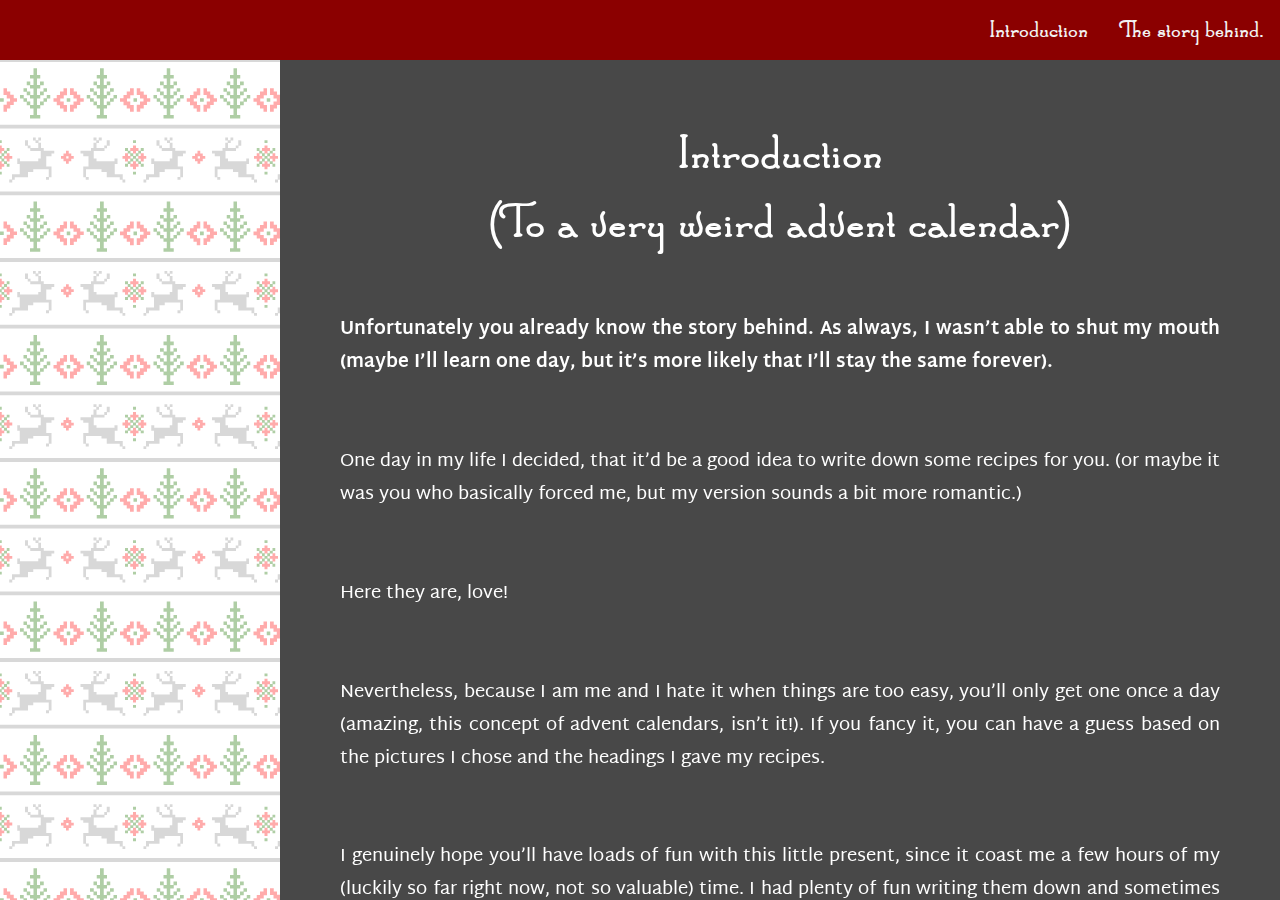
<file: intro.html>
<!DOCTYPE html>
<html lang="en" class="no-js">

<head>
	<meta charset="UTF-8" />
	<meta http-equiv="X-UA-Compatible" content="IE=edge">
	<meta name="viewport" content="width=device-width, initial-scale=1">
	<title>Grid Item Animation Layout - Demo 2</title>
	<meta name="description" content="A responsive, magazine-like website layout with a grid item animation effect when opening the content" />
	<meta name="keywords" content="grid, layout, effect, animated, responsive, magazine, template, web design" />
	<meta name="author" content="Codrops" />
	<link rel="shortcut icon" href="../favicon.ico">
	<link rel="stylesheet" type="text/css" href="css/normalize.css" />
	<link rel="stylesheet" type="text/css" href="fonts/font-awesome-4.3.0/css/font-awesome.min.css" />
	<link rel="stylesheet" type="text/css" href="css/style.css" />
	<link rel="stylesheet" type="text/css" href="fonts/SantasSleigh/SantasSleigh.css" />
	<script src="js/modernizr.custom.js"></script>
	<script src="js/snowstorm.js"></script>
</head>

<body class="view-single noscroll">
	<button id="menu-toggle" class="menu-toggle"><span>Menu</span></button>
	<div class="topnav">
		<nav>
			<a href="story.html">The story behind.</a>
			<a href="intro.html">Introduction</a>
		</nav>
	</div>
	<div id="theSidebar" class="sidebar">
		<button class="close-button fa fa-fw fa-close"></button>
	</div>
	<div id="theGrid" class="main">
		<section class="grid">
			<a class="grid__item grid__item--loading grid__item--animate" href="#">
				<h1 class="title title--preview">13</h1>
				<div class="loader"></div>
				<span class="category">Franzis favourite dish as a child!</span>
				<div class="meta meta--preview">
					<img class="meta__avatar" src="./img/pictures/potato_13.jpg" alt="potato" />
					<span class="meta__date"><i class="fa fa-calendar-o"></i> 13th December</span>
					<span class="meta__reading-time"><i class="fa fa-clock-o"></i> 20 minutes cooking </span>
				</div>
			</a>
			<div class="placeholder placeholder--trans-out" style="transform: translate3d(-5px, -5px, 0px);"></div>

		</section>
		<section class="content content--show">
			<div class="scroll-wrap">

				<article class="content__item content__item--show">

					<h2 class="title title--full">Introduction <br> (To a very weird advent calendar) </h2>
					<div class="meta meta--full">

					</div>
					<p>Unfortunately you already know the story behind. As always, I wasn’t able to shut my mouth (maybe I’ll learn one day, but it’s more likely that I’ll stay the same forever).</p> <br>
					<p>One day in my life I decided, that it’d be a good idea to write down some recipes for you. (or maybe it was you who basically forced me, but my version sounds a bit more romantic.)</p><br>
					<p>Here they are, love!</p> <br>
					<p>Nevertheless, because I am me and I hate it when things are too easy, you’ll only get one once a day (amazing, this concept of advent calendars, isn’t it!). If you fancy it, you can have a guess based on the pictures I chose and the headings I gave my recipes.</p> <br>
					<p>I genuinely hope you’ll have loads of fun with this little present, since it coast me a few hours of my (luckily so far right now, not so valuable) time. I had plenty of fun writing them down and sometimes their surrounded by stories. The accompanying stories are sometimes pointless, sometimes connected to the recipe and very often related to the circumstances I was writing them in. If you read carefully you’ll be able to notice that I was angry a few times, annoyed, happy, overwhelmed, love-drunken or alcohol-drunken. I didn’t want to change any of this, because I think this very much represents me as a person. Too many feelings in a body to tiny for them and loads of difficulties to express them. You may be able to read my thought from my face expressions really easily but what I’m truly feeling is very often hidden behind a wall of silence. I am aware. There are so many insecurities in me, they won’t just disappear just because (and maybe that’s the first time ever.) someone (surprise: you are meant) truly loves me. It still overwhelms me. I have no idea where these insecurities come from, but there part of me. Nevertheless, having you by my side is truly amazing and every second just seems right. </p><br>
					<p>Long story short: I love you. I love your personality, your mind, your intelligence, your appearance and last but not least your charisma and I hope you’ll enjoy reading this calendar as much as I enjoyed writing it. </p>
					<p><a href="index.html">Back to the calendar...</a></p>
				</article>
			</div>
		</section>
	</div>
	</div><!-- /container -->
	<script src="js/classie.js"></script>
	<script src="js/main.js"></script>
</body>

</html>
</file>
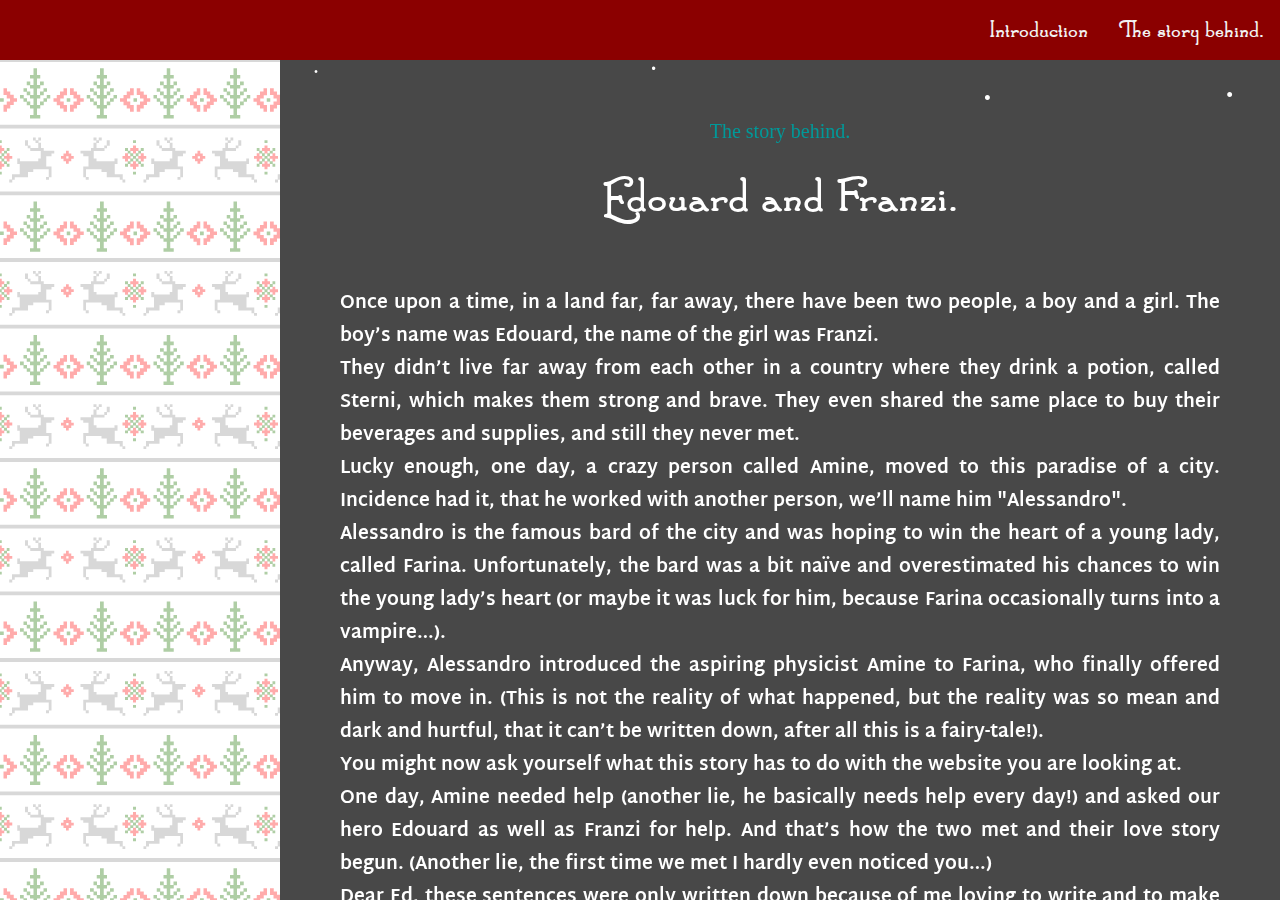
<file: story.html>
<!DOCTYPE html>
<html lang="en" class="no-js">

<head>
	<meta charset="UTF-8" />
	<meta http-equiv="X-UA-Compatible" content="IE=edge">
	<meta name="viewport" content="width=device-width, initial-scale=1">
	<title>Grid Item Animation Layout - Demo 2</title>
	<meta name="description" content="A responsive, magazine-like website layout with a grid item animation effect when opening the content" />
	<meta name="keywords" content="grid, layout, effect, animated, responsive, magazine, template, web design" />
	<meta name="author" content="Codrops" />
	<link rel="shortcut icon" href="../favicon.ico">
	<link rel="stylesheet" type="text/css" href="css/normalize.css" />
	<link rel="stylesheet" type="text/css" href="fonts/font-awesome-4.3.0/css/font-awesome.min.css" />
	<link rel="stylesheet" type="text/css" href="css/style.css" />
	<link rel="stylesheet" type="text/css" href="fonts/SantasSleigh/SantasSleigh.css" />
	<script src="js/modernizr.custom.js"></script>
	<script src="js/snowstorm.js"></script>
</head>

<body class="view-single noscroll">
	<button id="menu-toggle" class="menu-toggle"><span>Menu</span></button>
	<div class="topnav">
		<nav>
			<a href="story.html">The story behind.</a>
			<a href="intro.html">Introduction</a>
		</nav>
	</div>
	<div id="theSidebar" class="sidebar">
		<button class="close-button fa fa-fw fa-close"></button>
	</div>
	<div id="theGrid" class="main">
		<section class="grid">
			<a class="grid__item grid__item--loading grid__item--animate" href="#">
				<h1 class="title title--preview">13</h1>
				<div class="loader"></div>
				<span class="category">Franzis favourite dish as a child!</span>
				<div class="meta meta--preview">
					<img class="meta__avatar" src="./img/pictures/potato_13.jpg" alt="potato" />
					<span class="meta__date"><i class="fa fa-calendar-o"></i> 13th December</span>
					<span class="meta__reading-time"><i class="fa fa-clock-o"></i> 20 minutes cooking </span>
				</div>
			</a>
			<div class="placeholder placeholder--trans-out" style="transform: translate3d(-5px, -5px, 0px);"></div>

		</section>
		<section class="content content--show">
			<div class="scroll-wrap">

				<article class="content__item content__item--show">
					<span class="category category--full">The story behind.</span>
					<h2 class="title title--full">Edouard and Franzi.</h2>
					<div class="meta meta--full">
					</div>

					<p>Once upon a time, in a land far, far away, there have been two people, a boy and a girl. The boy’s name was Edouard, the name of the girl was Franzi. <br>
						They didn’t live far away from each other in a country where they drink a potion, called Sterni, which makes them strong and brave. They even shared the same place to buy their beverages and supplies, and still they never met. <br>
						
						Lucky enough, one day, a crazy person called Amine, moved to this paradise of a city. Incidence had it, that he worked with another person, we’ll name him "Alessandro".<br>
						Alessandro is the famous bard of the city and was hoping to win the heart of a young lady, called Farina. Unfortunately, the bard was a bit naïve and overestimated his chances to win the young lady’s heart (or maybe it was luck for him, because Farina occasionally turns into a vampire…).<br>
						Anyway, Alessandro introduced the aspiring physicist Amine to Farina, who finally offered him to move in. (This is not the reality of what happened, but the reality was so mean and dark and hurtful, that it can’t be written down, after all this is a fairy-tale!). <br>
						You might now ask yourself what this story has to do with the website you are looking at. <br>
						One day, Amine needed help (another lie, he basically needs help every day!) and asked our hero Edouard as well as Franzi for help. And that’s how the two met and their love story begun. (Another lie, the first time we met I hardly even noticed you…) <br>
						
						Dear Ed, these sentences were only written down because of me loving to write and to make up random stories. They have nothing to do with the real purpose of this document, which is to conserve the stories we already shared. <br>
						I inserted every Whatsapp story of this summer, just to be able to recall them. <br>
						Have fun browsing through!
						</p>

						<p><strong>Day 1 “the start of an adventure”</strong></p>
						<p> What happened: we started the road trip after having one last falafel sandwich 
							Funniest moment: arriving in Münster and me being completely shocked about were you brought me. 
							What I’ll always remember:  Nina asking me tons of stuff about you, I haven’t even thought about. </p>

						<p><strong>Day 2 “the-should we ever have children-day”</strong></p>
						<p>	What happened: an adventure in a botanical garden, including screaming and loads of super cool plants. (I’m gonna drag you into every botanical garden from now on!). The only question which hasn’t been answered: who on earth came up with the idea of a spaghetti ice cream<br>	Memorable moment: me completely passing out after two puffs of weed <br>
							What I’ll always remember: the picture in my head of you trying to find a fitting condom </p>
						<p><strong>Day 2.1</strong></p>
						<p>(because I have way more pictures than days to fill!) good morning, sunshine. I hope you had a pleasant flight.
							This days called „the breakfast“
							I can’t even remember how many amazing breakfasts I already shared with you, beginning with the very first one in Luwu, the brunch we had in fraeulein August when we intended to go bouldering and the many ones at our place. Definitely my favourite meal<br>
							To many more shared breakfasts in the future and many more shared views like this! Cheers! (Obviously with coffee!)
						</p>
						<p><strong>Day 3 "“can I please-please-please have a houseboat-day“</strong></p>
						<p>What happened: us arriving in rainy Amsterdam, being soaked after 10 minutes and having a delicious fondue and a small argument in the red light district. <br>
							Most memorable moment: probably the red light district and its surroundings. <br>
							What you probably forgot already: I still owe you a favour...!
							</p>
						<p><strong>Day 4 "the-maybe-(to me)-best day of the trip.“</strong></p>
						<p>Important note: I don’t wanna be mistaken. It was not the best day of the trip for me because of the things that happened in the bedroom, it was the best one because it was the day I realised that even under annoying circumstances we don’t annoy each other. <br> Why? I’m pretty sure you can easily get a bit depressed when hanging around with each other, seeing the rain 24/7 but we still managed to make it an unforgettable day. <br> It just doesn’t need much. A shitty movie. Olives. Some cheese. And even a leaking boot can’t destroy the mood. <br>
							That’s it for this day. It was completely unforgettable. The whole one. <br>
							</p>
							<p><strong>Day 5 “The future-hometown-day!” </strong></p>
							<p>Your soon to be hometown!<br> I know it doesn’t feel like it yet but I’m convinced you’re gonna make the best out of a city full of almost dead&retired people. Make it bloody yours! Tell them what you want and what you’re gonna do and you’re one step closer to the future Nobel prize. 🤓
								If i admire something about you it’s your possibility to focus on something so deeply you just get lost. I can’t remember to ever have this happen to me.
								Most memorable moment: being locked out of the car park maybe.<br>
								Least memorable moment: seeing you coming back and not looking as happy as I anticipated.<br>
								Anyways, I’m looking forward to spend many of my days in the future in lovely little delft!
								</p>
							<p><strong>Day 6 “the day of the beer“ </strong></p>
							<p>(luckily I’m not hangover anymore so I can write this without getting sick)<br>
								It’s a miracle that I even remember that day. I think it all started with the best breakfast in human history, a walk in a pretty but flooded with tourists city and led to day filled with beer!<br>
								Most memorable moment: I can’t name the highlight of the day for fuck sake! Breakfast-beers-waffles- all of them!
								</p>
							<p><strong>Day 7 “finally France!”</strong></p>
							<p>Most memorable moment: it gets a bit cheesy here. <br> As I told you yesterday whenever I feel alone I think about you hugging me. One of the best memories for that are the hours we spend together at the beach in Ostende. <br> I don’t even know why but they were special and bloody memorable. (Shivering right now). <br>
								And still there’s something which might even be equally memorable. It’s you and me being in this properly fancy and posh restaurant in Lille and your metamorphosis into this sophisticated guy speaking French and ordering wine... <br>
								You know what? I fancy every fucking side of you whether it’s the guy who drinks 10 funky Forelle while sitting on  the ground and talks bullshit or your posh french personality. <br>You’re just all in all a lovely human being. And I’m sorry I don’t give you the attention you deserve or want sometimes. You need to believe me that I truly like everything about you, not just the way you look like even more your intellect and intelligence and curiosity and (don’t get mad) your ability to complain about everything. It’s just not me to speak this out loud constantly. <br> I’m gonna try to make compliments more often but please don’t think something has changed because I don’t. I will always prefer to tease you because: qui s'aime bien se taquine. Sorry 
								</p>
							<p><strong>„The farewell“</strong></p>							
							<p>	Thanks for being there and going through a night meeting all my friends even though they weren’t really communicative. Thanks for making Alessandro buy Funky Fs! Thanks for looking amazing! Thanks for being by my side constantly! Thanks for telling me to slow down drinking. And thanks for not hesitating to kiss me in front of everyone. <br></p>
							<p><strong>“a summer by the lake(s)”</strong></p>
						<p>Soooo, I genuinely hope you’re not gonna wake up again because this is a message to read when waking up. I’ll call it “a summer by the lake(s)”
							Most memorable moments: definitely the one afternoon we spend at the Neustadt lake together. That was just plainly amazing. Having a Picknick with you, listening to music and making out in the lake was wonderful! <br> But I shouldn’t forget about all the other days spent by the lake. Whether we made fun of the retarded teenagers in the bay next to us or smoked some weed or talked about deep or not so deep stuff or again had just an amazing time kissing. Occasionally I wish I could provide pictures for all these hours but then I think these might be the moments I just have to keep in my memory and use them whenever I miss you tremendously or whenever life’s a bit rough.
							I have to admit that some of these days truly confused me because it they were truly breathtaking and I still didn’t really want to admit to myself that you might already had become more important to me than I wanted you to be. However, and that’s the conclusion: I’m more than glad we had these hours for ourselves and I won’t ever forget about them.</p>
							<br>
							<p><strong>"Once upon a time was the Best Date Ever! (So far - until the next one)"</strong></p>
							<p>This is about a day entitled: "Once upon a time was the Best Date Ever! (So far - until the next one)". <br> I too wished I had some pictures to illustrate, but none would properly translate the feelings of this day, and the many other special days I spent with you. <br>Perhaps the genuinely beautiful thought is that we were too busy enjoying the moment to have thought about capturing them with any other device but our minds. Now the story begins. It's obviously the one about the tryptic - Korean restaurant-Czech bar-LuWu 30 - which could have been so different, given that that evening both Ale and Amine were actually supposed to join (Yes, I checked!). <br> I guess I may have been frightened to spend a date alone with you (no, not really). In the end, the stars aligned for us on that night. As they had for the whole Summer basically. I can't recall the last time I laughed so much! The food was great, the gin-based cocktails were as well, but the company was simply amazing! I'm pretty sure we had one more G&T, or two, when arriving at your place, before letting the evening drift into the night. <br> I immediately knew it was the best date I ever had. I also knew that I would never have to worry about feeling bored or awkward when with you. We have already had some dates at the Peissnitz which had started at 3pm and lasted until the next morning, so there was not much doubt in my mind already. I now cannot wait to have many more dates with you, fancy or not, both in Notts and Delft, and in plenty of other places!</p>
							<p><strong>Day 8 “The I want to go on holidays with you for the rest of my life”</strong></p>
							<p>Dear Edouard,<br>
							<p>I’ll never change the story I was going to write because that would just be a stupid childish reaction. Just because things are difficult sometimes doesn’t mean that my feelings for you will change in a split second. But, and that’s something which is undeniable, we have to address a few things once we’re back together. I am convinced that nothing of it is impossible to solve and the last thing I want is that anything is going to change between us.
								However, here’s my story. As you might already anticipated it is about the last ever day on our tiny but amazing road trip, the last 24 hours we spent together.
								“The I want to go on holidays with you for the rest of my life” <br>
								I think (correct me if I’m wrong) the day started with a hunt for the best croissants in whole Lille. Funny enough, you could’ve bought every random croissant in Lille I would’ve loved it. Who cares whether the croissant is amazing when the company isn’t? Or- in our case-the other way round!
								Most memorable moment: definitely the hours we spent at the beach in Dunkerque. Having a few last hours of summer was the perfect ending of the best summer ever. I just wished it would’ve been our very personal beach without any other person around. With food and being alone I’m almost sure we’d still be there <br>
								Least memorable moment: if any than me trying to do a bloody cartwheel. <br>
								But, and that’s something I love about the two of us who cares at the end whether I’m able to do a cartwheel? Who cares whether we’re the only grown ups fooling around like teenagers at the beach? I definitely don’t. <br> And I love that being around you most of the time also means, that I’ll forget all the sorrows and worries I have and we can just be careless and feel reckless (at least that’s what I feel)
								Same happened in the tiny living room restaurant, where we again just fooled around like love drunken teenagers, and I bloody didn’t mind. <br>Being around you means being happy and free and I don’t want anything in this world to change this.
								Sorry for the probably second longest message in WhatsApp history and i finally I wish you a bearable rest of the journey.<br> I can’t wait to kiss you, handsome!
								</p>

						<p><a href="index.html">Back to the calendar...</a></p>
				</article>
			</div>
		</section>
	</div>
	</div><!-- /container -->
	<script src="js/classie.js"></script>
	<script src="js/main.js"></script>
</body>

</html>
</file>
<file: css/style.css>
@import url(http://fonts.googleapis.com/css?family=Playfair+Display+SC:400italic,700,900|Raleway:500|Martel+Sans:400,700);
@font-face {
  font-weight: normal;
  font-style: normal;
  font-family: 'codropsicons'"SantaSleigh";
  src: url("../fonts/codropsicons/codropsicons.eot");
  src: url("../fonts/codropsicons/codropsicons.eot?#iefix") format("embedded-opentype"), url("../fonts/codropsicons/codropsicons.woff") format("woff"), url("../fonts/codropsicons/codropsicons.ttf") format("truetype"), url("../fonts/codropsicons/codropsicons.svg#codropsicons") format("svg");
}
*, *:after, *:before {
  -webkit-box-sizing: border-box;
  box-sizing: border-box;
}

img {
  max-width: 100%;
  margin: auto;
}

.clearfix:before, .clearfix:after {
  display: table;
  content: '';
}

.clearfix:after {
  clear: both;
}

body {
  background:#fff;
  color: #7b7b7b;
  font-weight: 400;
  font-size: 16px;
  font-family: "Martel Sans", Arial, sans-serif;
  -webkit-font-smoothing: antialiased;
  -moz-osx-font-smoothing: grayscale;
  overflow: hidden;
  overflow-y: scroll;
  /* force scroll to appear */
}
/* helper class when showing content */
.noscroll {
  overflow: hidden;
}

a {
  outline: none;
  color: #81c483;
  text-decoration: none;
}

a:hover,
a:focus {
  color: #333;
  outline: none;
}

button:focus {
  outline: none;
}


.topnav {
  font-family: SantaSleigh;
  background-color: darkred;
  overflow: hidden;
  position: fixed;
  width: 100%;
  top: 0;
  height: 60px;
  z-index: 99999;
}

/* Style the links inside the navigation bar */
.topnav a {
  float: right;
  color: #f2f2f2;
  text-align: center;
  padding: 14px 16px;
  text-decoration: none;
  font-size: 25px;
}

/* Change the color of links on hover */
.topnav a:hover {
  background-color: #ddd;
  color: #B3000C ;
}

/* Add a color to the active/current link */
.topnav a.active {
  background-color: white;
  color: #FF0012 ;
}
.sidebar h1 {
  margin: 0.75em 0 0;
  font-size: 2em;
  line-height: 1;
  font-family: "Playfair Display", serif;
}

.sidebar h1 span {
  display: block;
}

/* Codrops links */
.codrops-links {
  position: relative;
  display: inline-block;
  text-align: center;
  white-space: nowrap;
  min-height: 45px;
}

.codrops-links::after {
  position: absolute;
  top: 0;
  left: 50%;
  width: 1px;
  height: 100%;
  background: #ddd;
  content: '';
  -webkit-transform: rotate3d(0, 0, 1, 22.5deg);
  transform: rotate3d(0, 0, 1, 22.5deg);
}

.codrops-icon {
  display: inline-block;
  margin: 0.5em;
  padding: 0em 0;
  width: 1.5em;
  text-decoration: none;
}

.codrops-icon span {
  display: none;
}

.codrops-icon:before {
  margin: 0 5px;
  text-transform: none;
  font-weight: normal;
  font-style: normal;
  font-variant: normal;
  font-family: 'codropsicons';
  line-height: 1;
  speak: none;
}

.codrops-icon--drop:before {
  content: "\e001";
}

.codrops-icon--prev:before {
  content: "\e004";
}

/* Demo links */
.codrops-demos {
  margin: 2em 0 0;
  font-size: 0.75em;
}

.codrops-demos a {
  display: inline-block;
  margin: 0 0.5em;
}

.codrops-demos a.current-demo {
  color: #333;
  font-weight: bold;
}

.codrops-demos a.current-demo:focus {
  color: #aaa;
}

.related {
  font-size: 0.85em;
  padding-bottom: 1em;
}

.related h3 {
  margin: 3em 0 0.5em 0;
  font-size: 0.95em;
}

.related a {
  display: block;
  color: inherit;
}

.related a:hover,
.related a:focus {
  color: #414741;
}

/* Main content */
.main {
  position: relative;
  z-index: 50;
}

/* Grid container */
.grid {
  background-image: url("../img/pictures/img_mountains.jpg");
  position: relative;
  background-size: cover;
  background-repeat: no-repeat;
  background-attachment: fixed;
  background-position: 50% 50%;
  padding-top: 60px;
}

/* Overlay */
.grid::after {
  content: '';
  background: rgba(202, 202, 202, 0.4);
  opacity: 0;
  position: absolute;
  pointer-events: none;
  top: 0;
  left: 0;
  width: 100%;
  height: 100%;
  -webkit-transition: opacity 0.5s;
  transition: opacity 0.5s;
}

.view-single .grid::after {
  opacity: 1;
}

/* Top bar above the grid */
.top-bar {
  background: #fff;
  width: 100%;
  line-height: 1;
  padding: 15px 15px 10px;
  display: -webkit-box;
  display: -webkit-flex;
  display: -ms-flexbox;
  display: flex;
  -webkit-align-items: center;
  align-items: center;
}

.top-bar__headline {
  margin: 0;
  font-size: 0.75em;
}

/* Menu button for toggling the sidebar (appears on small screen) */
.menu-toggle {
  position: fixed;
  z-index: 100;
  display: block;
  width: 25px;
  height: 25px;
  top: 14px;
  left: 14px;
  cursor: pointer;
  background: none;
  border: none;
  display: none;
  margin: -2px 15px 0 0;
}

.menu-toggle span {
  position: absolute;
  top: 50%;
  left: 0;
  display: block;
  width: 100%;
  height: 2px;
  background-color: #81c483;
  font-size: 0px;
  -webkit-touch-callout: none;
  -webkit-user-select: none;
  -khtml-user-select: none;
  -moz-user-select: none;
  -ms-user-select: none;
  user-select: none;
}

.menu-toggle span:before,
.menu-toggle span:after {
  position: absolute;
  left: 0;
  width: 100%;
  height: 100%;
  background: #81c483;
  content: '';
}

.menu-toggle span:before {
  -webkit-transform: translateY(-7px);
  transform: translateY(-7px);
}

.menu-toggle span:after {
  -webkit-transform: translateY(7px);
  transform: translateY(7px);
}

/* Filter/dropdown dummy on the right */
.filter {
  text-align: right;
  font-size: 0.75em;
  margin-left: auto;
}

.dropdown {
  font-weight: bold;
  margin-left: 5px;
  cursor: pointer;
  color: #81c483;
}

.dropdown::after {
  content: '\25BC';
  margin-left: 2px;
  font-size: 80%;
}

/* Grid item */
.grid__item {
  padding: 22.5px 27.5px 15px;
  position: relative;
  color: inherit;
  background: #fff;
  min-height: 300px;
  cursor: pointer;
  text-align: center;
  display: -webkit-box;
  display: -webkit-flex;
  display: -ms-flexbox;
  display: flex;
  -webkit-box-direction: normal;
  -webkit-box-orient: vertical;
  -webkit-flex-direction: column;
  -ms-flex-direction: column;
  flex-direction: column;
  -webkit-justify-content: center;
  justify-content: center;
}

/* Grid item "border" */
.grid__item::before {
  position: absolute;
  content: '';
  top: 0px;
  right: 55px;
  bottom: 0px;
  left: 55px;
  border-bottom: 1px solid rgba(74, 74, 74, 0.075);
}

.grid__item * {
  z-index: 10;
}

/* grid item element and full content element styles */
.title {
   margin: 0;
  font-size: 70px;
  font-family: SantaSleigh;
  text-align: center; color:darkred;
}

.title--preview {
  -webkit-flex: 1;
  flex: 1;
  display: -webkit-flex;
  display: flex;
  -webkit-align-items: center;
  align-items: center;
  -webkit-justify-content: center;
  justify-content: center;
  width: 100%;
}

.loader {
  height: 1px;
  width: 40%;
  margin: 1em auto;
  position: relative;
  background: rgba(0, 0, 0, 0.1);
}

.loader::before {
  content: '';
  position: absolute;
  width: 100%;
  height: 3px;
  background: #a4e7ad;
  left: 0;
  top: -1px;
  -webkit-transform: scale3d(0, 1, 1);
  transform: scale3d(0, 1, 1);
  -webkit-transform-origin: 0% 50%;
  transform-origin: 0% 50%;
}

.grid__item--loading .loader::before {
  -webkit-transition: -webkit-transform 1s;
  transition: transform 1s;
  -webkit-transition-timing-function: cubic-bezier(0.165, 0.84, 0.44, 1);
  transition-timing-function: cubic-bezier(0.165, 0.84, 0.44, 1);
  -webkit-transform: scale3d(1, 1, 1);
  transform: scale3d(1, 1, 1);
}

.category {
  margin: 0;
  position: relative;
  font-size: 0.95em;
  font-family: "Playfair Display", Verdana;
  text-align: center;
  display: block;
}

.title--preview,
.loader,
.category {
  -webkit-transition: -webkit-transform 0.2s, opacity 0.2s;
  transition: transform 0.2s, opacity 0.2s;
  -webkit-transition-timing-function: cubic-bezier(0.7, 0, 0.3, 1);
  transition-timing-function: cubic-bezier(0.7, 0, 0.3, 1);
}

/* closing (delays) */
.title--preview {
  -webkit-transition-delay: 0.15s;
  transition-delay: 0.15s;
}

.loader {
  -webkit-transition-delay: 0.1s;
  transition-delay: 0.1s;
}

.grid__item .category {
  -webkit-transition-delay: 0s;
  transition-delay: 0s;
}

/* opening */
.grid__item--animate .title--preview {
  -webkit-transition-delay: 0s;
  transition-delay: 0s;
  opacity: 0;
  -webkit-transform: translate3d(0, -20px, 0);
  transform: translate3d(0, -20px, 0);
}

.grid__item--animate .loader {
  -webkit-transition-delay: 0.1s;
  transition-delay: 0.1s;
  opacity: 0;
  -webkit-transform: translate3d(0, -30px, 0);
  transform: translate3d(0, -30px, 0);
}

.grid__item--animate .category {
  -webkit-transition-delay: 0.15s;
  transition-delay: 0.15s;
  opacity: 0;
  -webkit-transform: translate3d(0, -40px, 0);
  transform: translate3d(0, -40px, 0);
}

.meta {
  font-size: 0.765em;
  text-align: left;
}

.meta--wrapper {
  background-color: white;
  padding: 15px 0 60px;
}

.meta .fa {
  margin-right: 4px;
}

.meta:before, .meta:after {
  display: table;
  content: '';
}

.meta:after {
  clear: both;
}

.meta__avatar {
  height: 100px; width: 100px;
  display: block;
  border-radius: 50%;
  margin: 2em auto;
}

.meta--preview .meta__avatar {
  -webkit-filter: grayscale(50%);
  filter: grayscale(50%);
}

.grid__item:hover .meta--preview .meta__avatar,
.grid__item:focus .meta--preview .meta__avatar {
  -webkit-filter: none;
  filter: none;
}

.meta__date,
.meta__reading-time {
  display: block;
  float: left;
  color: #aaa;
}

.meta__reading-time {
  text-align: right;
  float: right;
}

.meta__misc {
  display: block;
  clear: both;
  text-align: left;
  padding: 5px 0;
}

.meta__misc--seperator {
  padding: 20px 0 0;
  margin: 65px 0 0;
  border-top: 1px solid #f5f5f5;
}

.article-nav {
  display: -webkit-flex;
  display: flex;
  -webkit-justify-content: space-between;
  justify-content: space-between;
}

.article-nav button {
  border: none;
  color: #81c483;
  background: none;
}

.article-nav button:hover {
  color: #333;
}

.meta--preview .meta__avatar,
.meta--preview .meta__date,
.meta--preview .meta__reading-time {
  -webkit-transition: -webkit-transform 0.3s, opacity 0.3s;
  transition: transform 0.3s, opacity 0.3s;
  -webkit-transition-timing-function: cubic-bezier(0.2, 1, 0.3, 1);
  transition-timing-function: cubic-bezier(0.2, 1, 0.3, 1);
}

.grid__item--loading .meta__avatar {
  -webkit-transition-delay: 0.1s;
  transition-delay: 0.1s;
}

.grid__item--loading .meta__date {
  -webkit-transition-delay: 0.17s;
  transition-delay: 0.17s;
}

.grid__item--loading .meta__reading-time {
  -webkit-transition-delay: 0.24s;
  transition-delay: 0.24s;
}

.grid__item--loading .meta__avatar,
.grid__item--loading .meta__date,
.grid__item--loading .meta__reading-time {
  -webkit-transform: scale3d(0.5, 0.5, 1);
  transform: scale3d(0.5, 0.5, 1);
  opacity: 0;
}

/* Grid footer */
.page-meta {
  width: 100%;
  background: #fff;
  width: 100%;
  padding: 15px 15px 10px;
  text-align: center;
  font-size: 0.75em;
  font-weight: bold;
  cursor: default;
}

/* Placeholder element (dummy that gets animated when we click on an item) */
.placeholder {
  pointer-events: none;
  position: absolute;
  width: calc(100% + 5px);
  height: calc(100vh + 5px);
  z-index: 100;
  top: 0;
  left: 0;
  background: #fff;
  -webkit-transform-origin: 0 0;
  transform-origin: 0 0;
}

.placeholder.placeholder--trans-in {
  -webkit-transition: -webkit-transform 0.5s;
  transition: transform 0.5s;
  -webkit-transition-timing-function: cubic-bezier(0.165, 0.84, 0.44, 1);
  transition-timing-function: cubic-bezier(0.165, 0.84, 0.44, 1);
}

.placeholder.placeholder--trans-out {
  -webkit-transition: -webkit-transform 0.5s;
  transition: transform 0.5s;
}

/* main content */
.content {
  position: absolute;
  top: 0;
  left: 0;
  width: 100%;
  pointer-events: none;
  height: 0;
  /* Avoid second scroll bar in Chrome! */
  visibility: hidden;
  z-index: 400;
  overflow: hidden;
}

.content.content--show {
  height: calc(100vh - 60px);
  pointer-events: auto;
  visibility: visible;
  margin-top: 60px;
}

/* scroll helper wrap */
.scroll-wrap {
  position: absolute;
  width: 100%;
  height: 100%;
  left: 0;
  top: 0;
  z-index: 1;
  overflow-y: scroll;
  -webkit-overflow-scrolling: touch;
}

/* single content item */
.content__item {
  position: absolute;
  top: 0;
  width: 100%;
  overflow: hidden;
  height: 0;
  opacity: 0;
  padding: 60px 60px 80px 60px;
  pointer-events: none;
  font-size: 0.85em;
}
.content__item p, ul, ol {
  max-width: 1200px;
  margin: 1em auto;
  text-align: justify;
  color: white;
}
.content__item p:first-of-type {
  font-size: 1.35em;
}

.content__item.content__item--show {
  height: auto;
  min-height: 100vh;
  opacity: 1;
  pointer-events: auto;
  -webkit-transition: opacity 0.6s;
  transition: opacity 0.6s;
}

/* content elements */
.category--full {
  font-size: 1.25em;
  margin-bottom: 20px;
  color:#009999;
}

.title--full {
  font-size: 3.25em;
}

.meta--full {
  background: url(../img/christmas-colour.png);
  margin-top: 60px;
  font-size: 1em;
  margin: 0 auto 2em;
  max-width: 1200px;
}
.meta--full .meta__author {
  display: block;
  text-align: center;
  font-weight: bold;
  margin-bottom: 20px;
}
.meta--full .meta__author::before {
  content: 'by ';
  font-weight: normal;
}
.meta--full .meta__category {
  font-style: italic;
  float: left;
  margin: 0 5px;
  font-family: "Playfair Display", serif;
}
.meta--full .meta__category::before {
  content: "in ";
}
.meta--full .meta__avatar {
  margin: 1em auto;
}

.category--full,
.title--full,
.meta--full .meta__avatar,
.meta--full .meta__author,
.meta--full .meta__date,
.meta--full .meta__reading-time {
  opacity: 0;
}

.content__item p {
  opacity: 0;
}

.category--full,
.title--full {
  -webkit-transform: translate3d(0, 40px, 0);
  transform: translate3d(0, 40px, 0);
}

.meta--full .meta__avatar,
.meta--full .meta__author,
.meta--full .meta__date,
.meta--full .meta__reading-time {
  -webkit-transform: scale3d(0.5, 0.5, 1);
  transform: scale3d(0.5, 0.5, 1);
}

.content__item--show .category--full,
.content__item--show .title--full,
.content__item--show .meta--full .meta__avatar,
.content__item--show .meta--full .meta__author,
.content__item--show .meta--full .meta__date,
.content__item--show .meta--full .meta__reading-time {
  opacity: 1;
  -webkit-transform: translate3d(0, 0, 0);
  transform: translate3d(0, 0, 0);
  -webkit-transition: -webkit-transform 0.3s, opacity 0.3s;
  transition: transform 0.3s, opacity 0.3s;
  -webkit-transition-timing-function: cubic-bezier(0.2, 1, 0.3, 1);
  transition-timing-function: cubic-bezier(0.2, 1, 0.3, 1);
}

.content__item--show .category--full,
.content__item--show .title--full {
  -webkit-transition-timing-function: ease-out;
  transition-timing-function: ease-out;
}

.content__item--show .title--full {
  -webkit-transition-delay: 0.05s;
  transition-delay: 0.05s;
  color: white;
}

.content__item--show .meta--full .meta__avatar {
  -webkit-transition-delay: 0.2s;
  transition-delay: 0.2s;
}

.content__item--show .meta--full .meta__date {
  -webkit-transition-delay: 0.27s;
  transition-delay: 0.27s;
  flex: 0 0 100%;
  text-align: center;
  width: 100%;
}

.content__item--show .meta--full .meta__reading-time {
  -webkit-transition-delay: 0.34s;
  transition-delay: 0.34s;
  flex: 0 0 100%;
  text-align: center;
  width: 100%;
}

.content__item--show.content__item p {
  opacity: 1;
  -webkit-transition: opacity 0.5s 0.25s;
  transition: opacity 0.5s 0.25s;
}

/* close button (for content and sidebar) */
.close-button {
  position: absolute;
  border: none;
  background: none;
  margin: 0;
  z-index: 100;
  top: 0;
  right: 0;
  font-size: 18px;
  color: #ddd;
  cursor: pointer;
  pointer-events: none;
  padding: 20px 30px;
  opacity: 0;
  -webkit-touch-callout: none;
  -webkit-user-select: none;
  -khtml-user-select: none;
  -moz-user-select: none;
  -ms-user-select: none;
  user-select: none;
  -webkit-transition: opacity 0.3s;
  transition: opacity 0.3s;
}

.close-button span {
  display: none;
}

.close-button:hover {
  color: #7b7b7b;
}

/* show class for content close button */
.close-button--show {
  opacity: 1;
  pointer-events: auto;
}

/* Viewport sizes based on column number and sidebar */
/* 1 column */
/* 2 columns */
/* 3 columns */
/* 4 columns */
/* 5 columns */
/* 6 columns */
@media screen and (min-width: 300px) {
  html,
  body,
  .container,
  .main {
    height: 50vh;
  }

  .main {
    height: 50%;
    }

  .content__item {
    font-size: 1em;
  }
  .grid__item {
    padding-top:25px; padding-right: 75 px; padding-bottom: 25px;
    transition: transform 2.5s ease-in-out;
  }

  .grid__item:hover {

    transform: rotateY(360deg);
  }

  /* Demo ad */
  body #cdawrap {
    right: auto;
    left: 30px;
    top: auto;
    bottom: 0;
    background: none;
    border: none;
    width: 240px;
    background: #f5f5f5;
  }

  body #cdawrap .carbon-text {
    color: #7b7b7b;
  }

  body #cdawrap a.carbon-poweredby {
    color: #7883C4;
  }

  body #cdawrap a:hover.carbon-poweredby {
    color: #333;
  }

  body #cdawrap #cda-remove {
    display: none;
  }
}
@media screen and (min-width: 900px) {
  .grid {
    display: -webkit-box;
    display: -webkit-flex;
    display: -ms-flexbox;
    display: flex;
    -webkit-flex-wrap: wrap;
    -ms-flex-wrap: wrap;
    flex-wrap: wrap;
  }

  /* 2 columns */
  .grid__item {
    width: 50%;
    border: none;
  }

  .grid__item::before {
    top: 5px;
    right: 5px;
    bottom: 5px;
    left: 5px;
    border: 1px solid rgba(74, 74, 74, 0.075);
    -webkit-transition: opacity 0.3s;
    transition: opacity 0.3s;
  }

  .grid__item:hover::before,
  .grid__item:focus::before {
    border: 3px solid rgba(129, 196, 131, 0.5);
  }

  .grid__item--loading.grid__item::before {
    opacity: 0;
  }
}
@media screen and (min-width: 1200px) {
  /* 3 columns */
  .grid__item {
    width: calc(33% - 100px);
    margin: 22.5px 50px;
     }
}
@media screen and (min-width: 1500px) {
  /* 4 columns */
  .grid__item {
    width: 25%;
  }
}
@media screen and (min-width: 1800px) {
  /* 5 columns */
  .grid__item {
    width: calc(25% - 100px);
  }
}
@media screen and (min-width: 2100px) {
  /* 6 columns */
  .grid__item {
    width: 16.66%;
  }
}
/* small screen changes for sidebar (it becomes an off-canvas menu) */
@media screen and (max-width: 599px) {
  .sidebar {
    -webkit-transform: translate3d(-100%, 0, 0);
    transform: translate3d(-100%, 0, 0);
    -webkit-transition: -webkit-transform 0.3s;
    transition: -webkit-transform 0.3s;
  }

  .sidebar.sidebar--open {
    -webkit-transform: translate3d(0, 0, 0);
    transform: translate3d(0, 0, 0);
  }

  .sidebar.sidebar--open ~ .main {
    pointer-events: none;
  }

  .top-bar {
    padding: 22px 15px 10px 60px;
  }

  .menu-toggle {
    display: inline-block;
  }

  .sidebar .close-button {
    opacity: 1;
    pointer-events: auto;
  }

  .title--full {
    font-size: 2em;
  }

  .content__item {
    padding: 80px 20px 40px;
  }

  .content .close-button {
    padding: 10px 20px;
  }

  .content .close-button::before {
    content: '';
    position: absolute;
    top: 0;
    right: 0;
    background: #fff;
    border-bottom: 1px solid #f5f5f5;
    width: 100vw;
    height: 50px;
    pointer-events: none;
    z-index: -1;
  }
}
@media screen and (max-height: 580px) {
  body #cdawrap {
    display: none;
  }
}
/* Redefine some styles for this layout */
body {
  background:	#484848;
}

.content {
  left: auto;
  right: 0;
  width: 100vw;
}

.content__item p {
  font-size: 1.15em;
}

.content__item p:first-of-type {
  margin-top: 3em;
  font-size: 1.15em;
  font-weight: bold;
}

.fa-heart {
  color: #c84252;
}

/* Redefine the delays for the content items when they appear; redefine the translation (now from the left) */
.title--preview {
  -webkit-transition-delay: 0.15s;
  transition-delay: 0.15s;
}

.loader {
  -webkit-transition-delay: 0.1s;
  transition-delay: 0.1s;
}

.grid__item .category {
  -webkit-transition-delay: 0s;
  transition-delay: 0s;
}

.grid__item--animate .title--preview {
  -webkit-transition-delay: 0s;
  transition-delay: 0s;
  -webkit-transform: translate3d(-20px, 0, 0);
  transform: translate3d(-20px, 0, 0);
}

.grid__item--animate .loader {
  -webkit-transition-delay: 0.15s;
  transition-delay: 0.15s;
  -webkit-transform: translate3d(-30px, 0, 0);
  transform: translate3d(-30px, 0, 0);
}

.grid__item--animate .category {
  -webkit-transition-delay: 0.3s;
  transition-delay: 0.3s;
  -webkit-transform: translate3d(-40px, 0, 0);
  transform: translate3d(-40px, 0, 0);
}

.category--full,
.title--full {
  -webkit-transform: translate3d(40px, 0, 0);
  transform: translate3d(40px, 0, 0);
}

.content__item--show .title--full {
  -webkit-transition-delay: 0.15s;
  transition-delay: 0.15s;
}

@media screen and (min-width: 600px) {
  .sidebar,
  .grid {
    -webkit-transition: -webkit-transform 0.5s;
    transition: transform 0.5s;
  }

  .view-single .sidebar,
  .view-single .grid {
    -webkit-transform: translate3d(calc(280px - 100vw), 0, 0);
    transform: translate3d(calc(280px - 100vw), 0, 0);
  }

  .content__item {
    right: 0;
    padding-left: 340px;
  }

  .meta--full {
    position: fixed;
    width: 280px;
    height: 100%;
    background: #fff;
    top: 0;
    left: 0;
    font-size: 0.85em;
    padding: 15px 30px;
    background: url(../img/christmas-colour.png);
    margin-top: 60px;
    padding-top: 60px;
  }

  .article-nav {
    position: absolute;
    bottom: 0;
    left: 0;
    right: 0;
    border-top: 1px solid #f5f5f5;
  }

  .article-nav button {
    width: 50%;
    padding: 25px;
  }

  .article-nav button:hover {
    color: #fff;
    background: #81c483;
  }

  .article-nav button:first-child {
    border-right: 1px solid #f5f5f5;
  }
}
@media screen and (max-width: 899px) {
  .meta--full .meta__date,
  .meta--full .meta__reading-time {
    float: none;
    text-align: center;
  }

  .meta__misc--seperator {
    margin-top: 20px;
  }

  .article-nav button span {
    display: none;
  }
}
@media screen and (max-width: 599px) {
  .meta__misc,
  .article-nav {
    display: none;
  }


/*# sourceMappingURL=style2.css.map */
</file>
<file: fonts/SantasSleigh/SantasSleigh.css>
@font-face {
    font-family:"SantaSleigh";
    src:url("SantasSleighFull Bold.woff2") format("woff2"),url("SantasSleighFull Bold.woff") format("woff"),url("SantasSleighFull Bold.otf") format("opentype");
    font-style:normal;font-weight:400;
}
</file>
